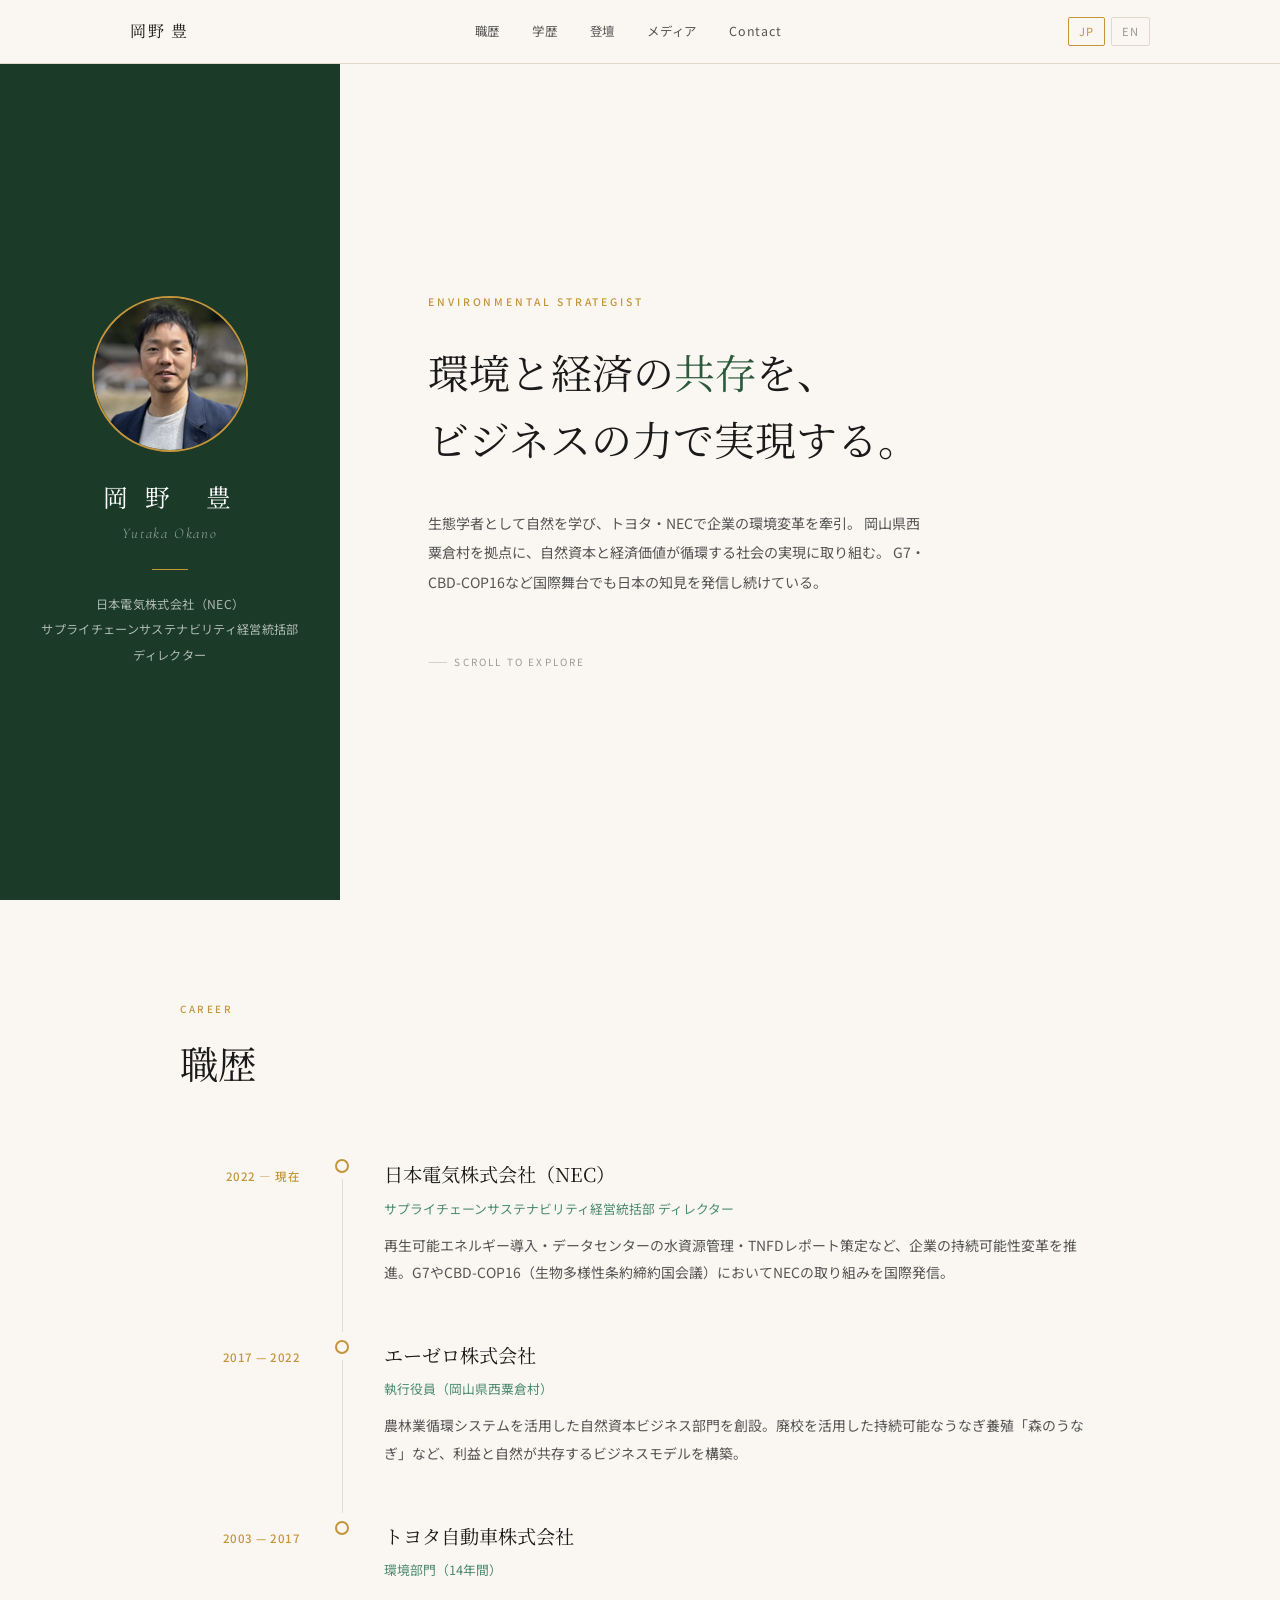
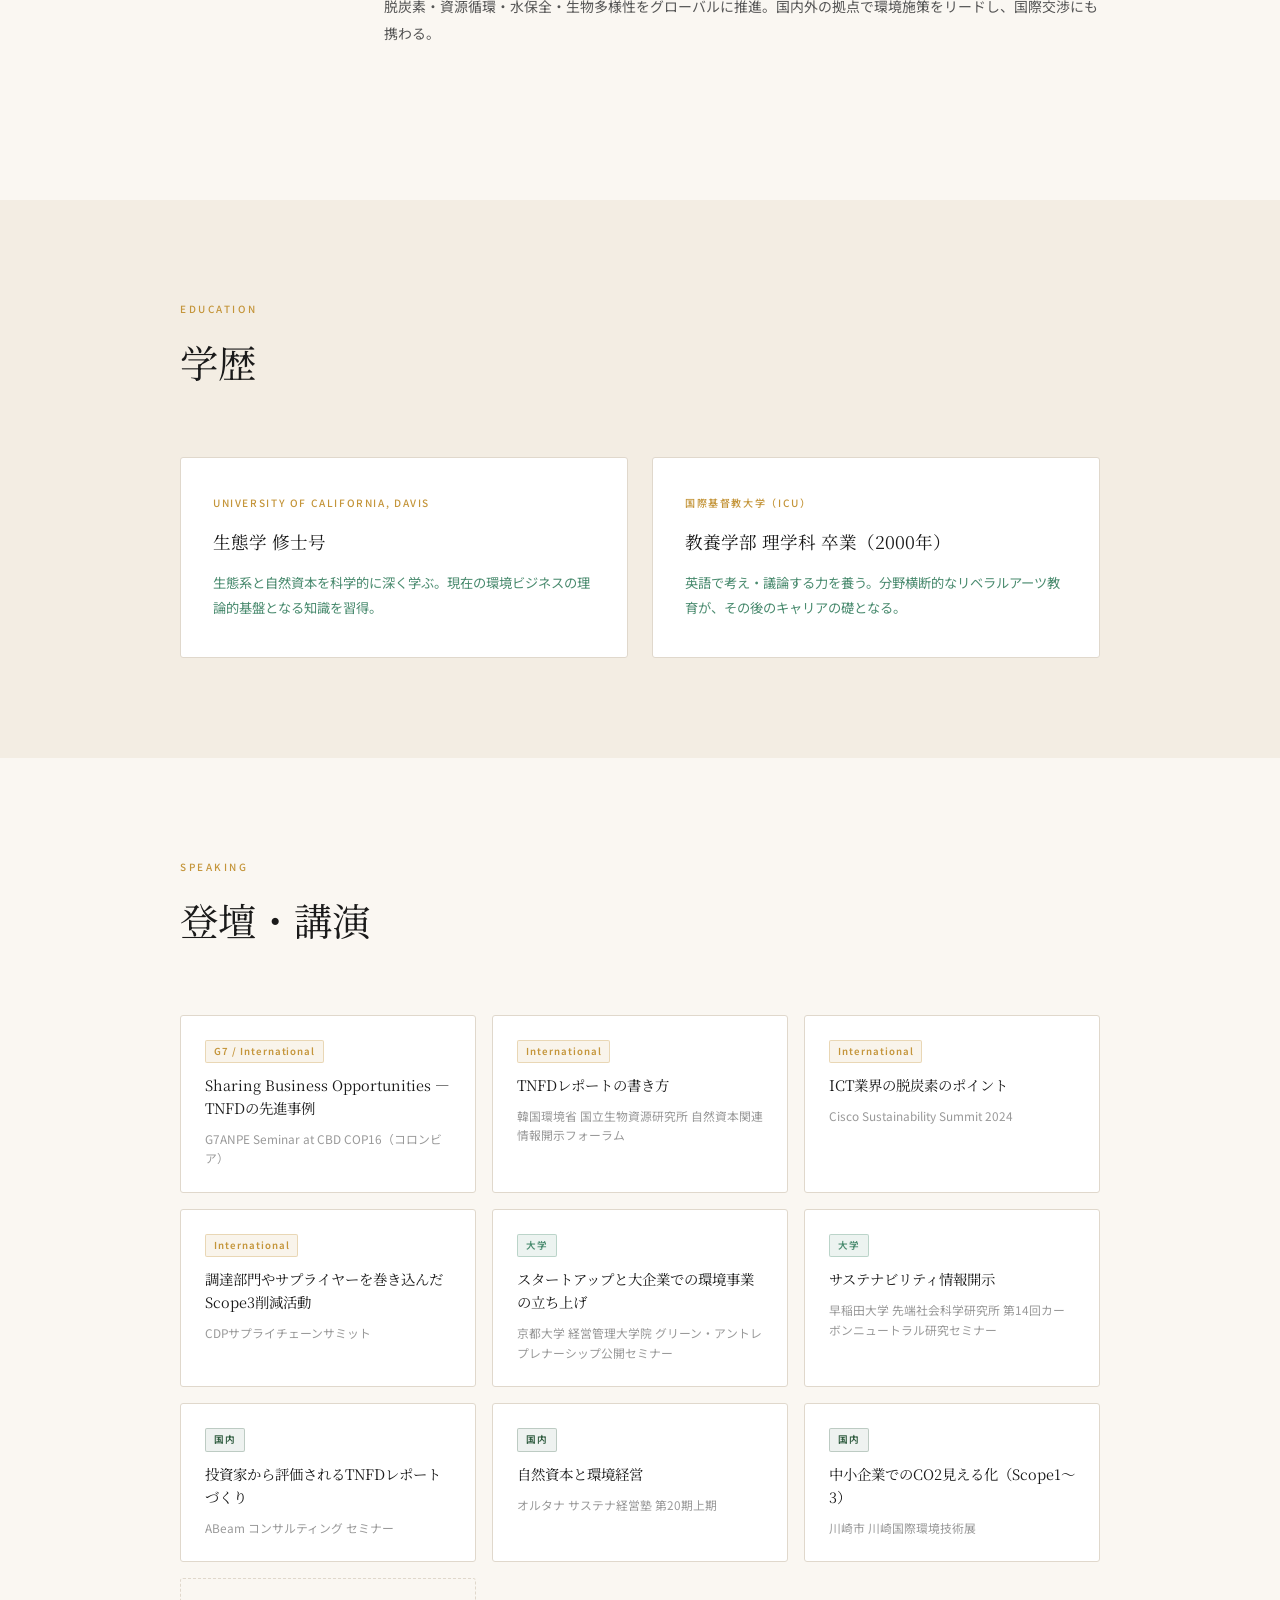
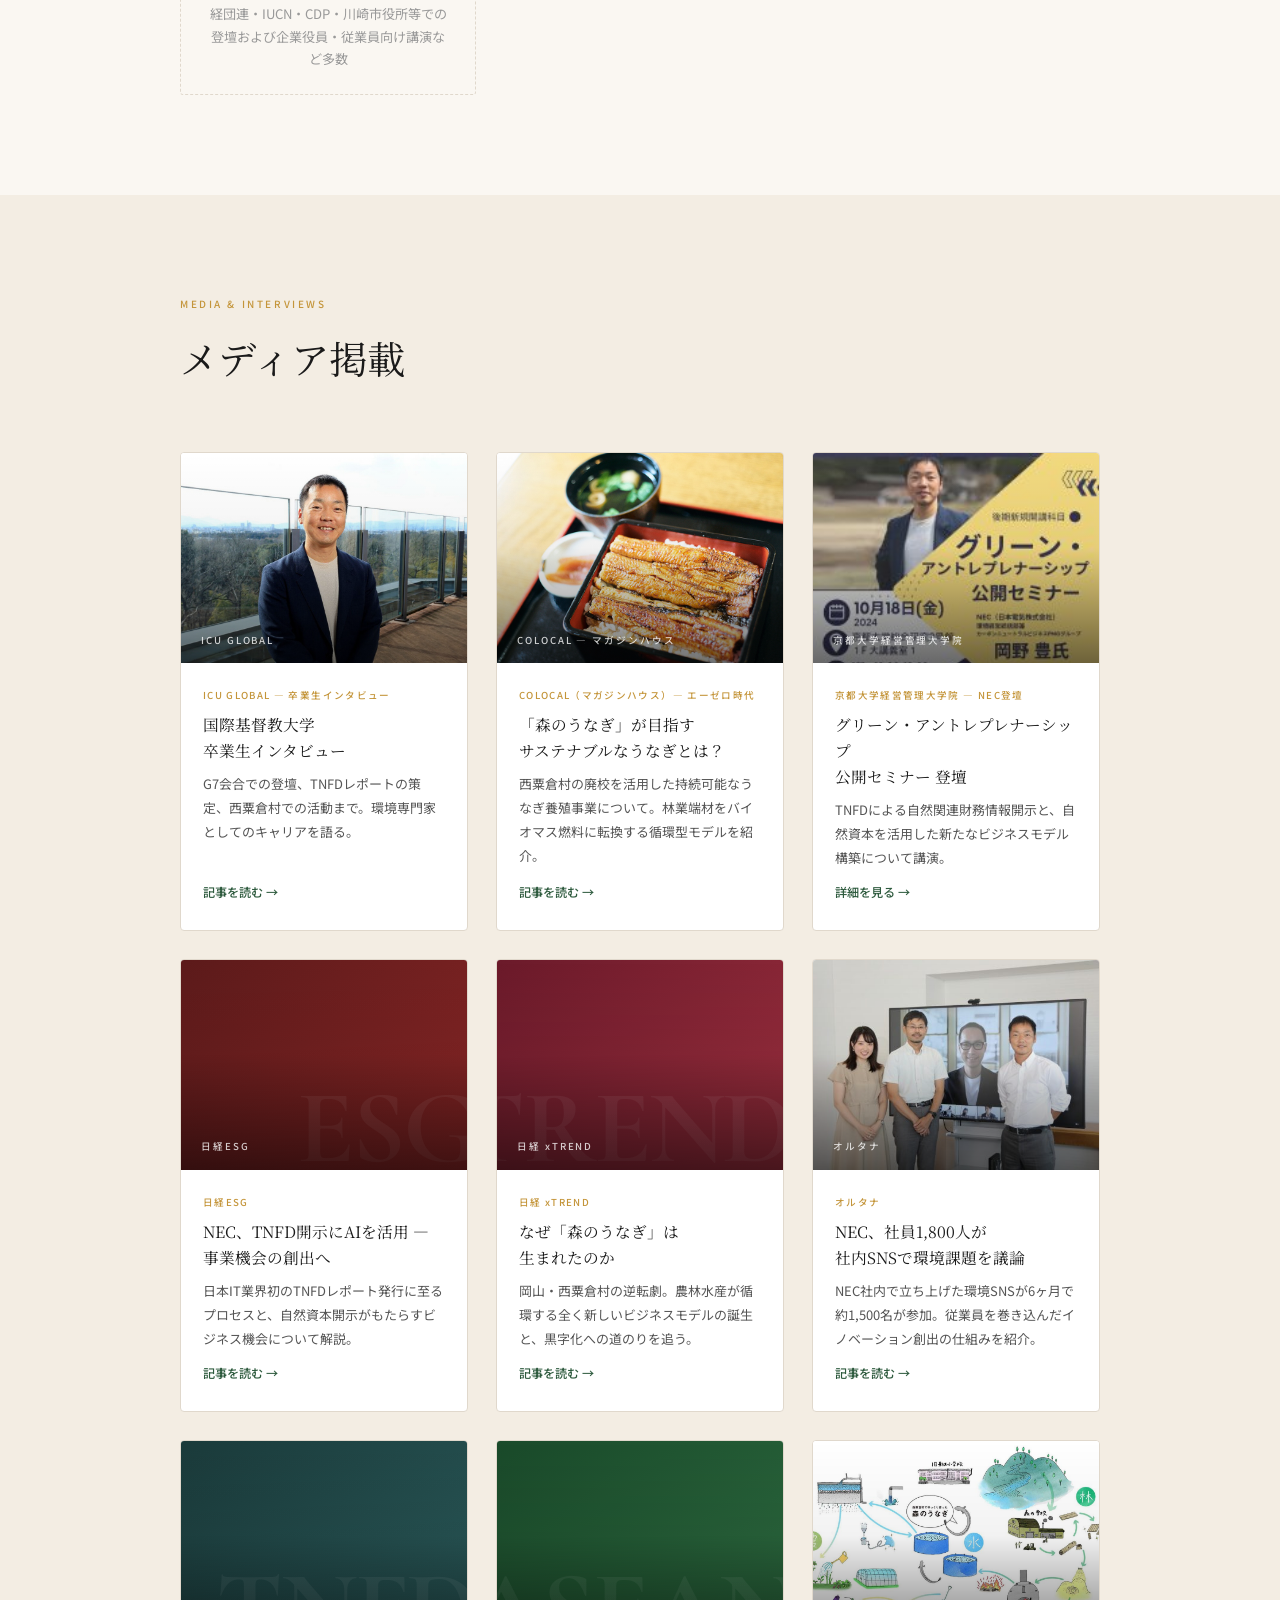
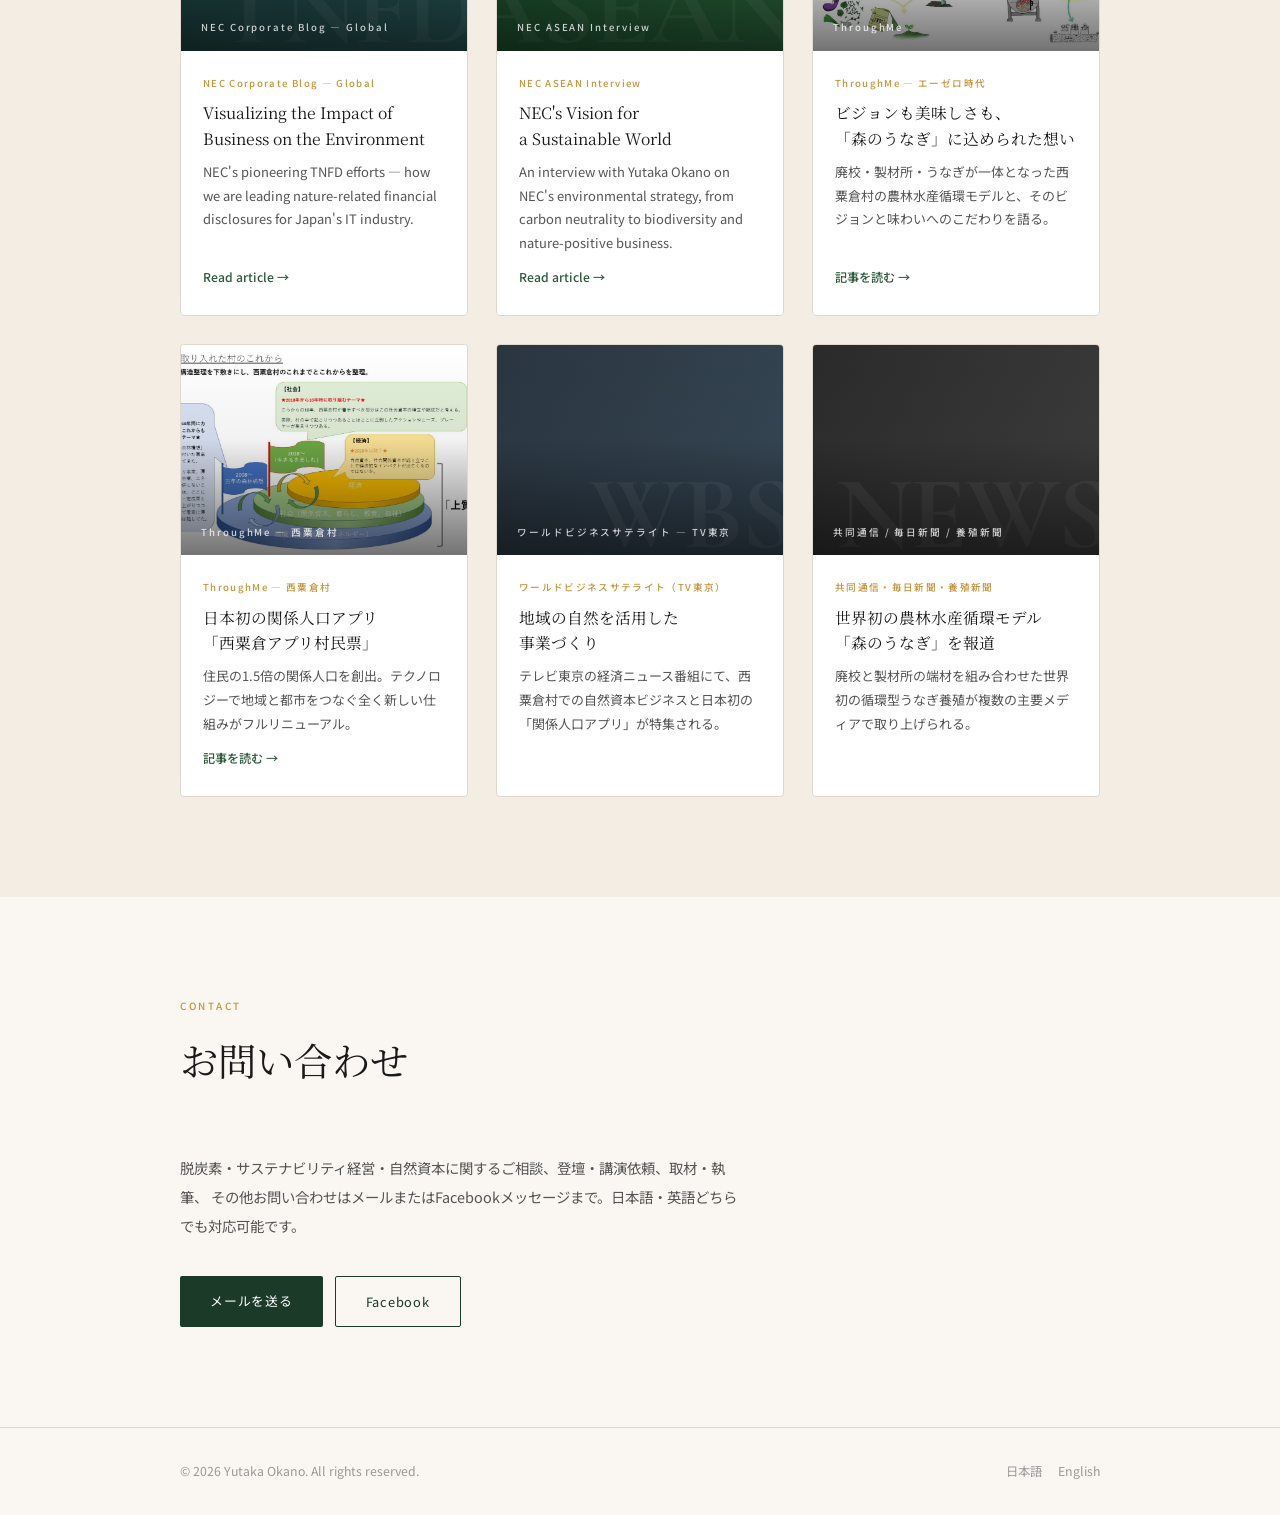
<file: index.html>
<!DOCTYPE html>
<html lang="ja">
<head>
  <meta charset="UTF-8" />
  <meta name="viewport" content="width=device-width, initial-scale=1.0" />
  <title>岡野 豊 | Environmental Strategist</title>
  <meta name="description" content="岡野豊 — NECシニアプロフェッショナル。環境と経済の共存をビジネスの力で実現する。" />
  <link rel="stylesheet" href="css/style.css" />
  <link rel="preconnect" href="https://fonts.googleapis.com" />
  <link rel="preconnect" href="https://fonts.gstatic.com" crossorigin />
  <link href="https://fonts.googleapis.com/css2?family=Cormorant+Garamond:ital,wght@0,300;0,400;0,500;1,300;1,400&family=Noto+Serif+JP:wght@300;400;500&family=Noto+Sans+JP:wght@300;400&display=swap" rel="stylesheet" />
</head>
<body>

  <nav id="navbar">
    <div class="nav-inner">
      <a href="index.html" class="nav-logo">岡野 豊</a>
      <div class="nav-links">
        <a href="#career">職歴</a>
        <a href="#education">学歴</a>
        <a href="#talks">登壇</a>
        <a href="#media">メディア</a>
        <a href="#contact">Contact</a>
      </div>
      <div class="lang-switch">
        <a href="index.html" class="current">JP</a>
        <a href="en/index.html">EN</a>
      </div>
    </div>
  </nav>

  <!-- HERO -->
  <section id="hero">
    <div class="hero-sidebar">
      <div class="hero-photo">
        <img src="images/profile.png" alt="岡野 豊" />
      </div>
      <h1 class="hero-name">岡 野　豊</h1>
      <p class="hero-name-en">Yutaka Okano</p>
      <div class="hero-rule"></div>
      <p class="hero-position">
        日本電気株式会社（NEC）<br />
        サプライチェーンサステナビリティ経営統括部<br />
        ディレクター
      </p>
    </div>
    <div class="hero-main">
      <p class="hero-label">ENVIRONMENTAL STRATEGIST</p>
      <h2 class="hero-headline">
        環境と経済の<span class="hero-accent">共存</span>を、<br />
        ビジネスの力で実現する。
      </h2>
      <p class="hero-bio">
        生態学者として自然を学び、トヨタ・NECで企業の環境変革を牽引。
        岡山県西粟倉村を拠点に、自然資本と経済価値が循環する社会の実現に取り組む。
        G7・CBD-COP16など国際舞台でも日本の知見を発信し続けている。
      </p>
      <p class="hero-scroll">—— SCROLL TO EXPLORE</p>
    </div>
  </section>

  <!-- CAREER -->
  <section id="career">
    <div class="container">
      <p class="section-label">CAREER</p>
      <h2 class="section-title">職歴</h2>
      <div class="timeline">

        <div class="timeline-item">
          <div class="tl-left"><span class="tl-year">2022 — 現在</span></div>
          <div class="tl-dot-wrap">
            <div class="tl-dot"></div>
            <div class="tl-line"></div>
          </div>
          <div class="tl-body">
            <h3 class="tl-company">日本電気株式会社（NEC）</h3>
            <p class="tl-role">サプライチェーンサステナビリティ経営統括部 ディレクター</p>
            <p class="tl-desc">再生可能エネルギー導入・データセンターの水資源管理・TNFDレポート策定など、企業の持続可能性変革を推進。G7やCBD-COP16（生物多様性条約締約国会議）においてNECの取り組みを国際発信。</p>
          </div>
        </div>

        <div class="timeline-item">
          <div class="tl-left"><span class="tl-year">2017 — 2022</span></div>
          <div class="tl-dot-wrap">
            <div class="tl-dot"></div>
            <div class="tl-line"></div>
          </div>
          <div class="tl-body">
            <h3 class="tl-company">エーゼロ株式会社</h3>
            <p class="tl-role">執行役員（岡山県西粟倉村）</p>
            <p class="tl-desc">農林業循環システムを活用した自然資本ビジネス部門を創設。廃校を活用した持続可能なうなぎ養殖「森のうなぎ」など、利益と自然が共存するビジネスモデルを構築。</p>
          </div>
        </div>

        <div class="timeline-item">
          <div class="tl-left"><span class="tl-year">2003 — 2017</span></div>
          <div class="tl-dot-wrap">
            <div class="tl-dot"></div>
          </div>
          <div class="tl-body">
            <h3 class="tl-company">トヨタ自動車株式会社</h3>
            <p class="tl-role">環境部門（14年間）</p>
            <p class="tl-desc">脱炭素・資源循環・水保全・生物多様性をグローバルに推進。国内外の拠点で環境施策をリードし、国際交渉にも携わる。</p>
          </div>
        </div>

      </div>
    </div>
  </section>

  <!-- EDUCATION -->
  <section id="education" class="section-alt">
    <div class="container">
      <p class="section-label">EDUCATION</p>
      <h2 class="section-title">学歴</h2>
      <div class="edu-grid">
        <div class="edu-card">
          <p class="edu-school">UNIVERSITY OF CALIFORNIA, DAVIS</p>
          <h3 class="edu-degree">生態学 修士号</h3>
          <p class="edu-desc">生態系と自然資本を科学的に深く学ぶ。現在の環境ビジネスの理論的基盤となる知識を習得。</p>
        </div>
        <div class="edu-card">
          <p class="edu-school">国際基督教大学（ICU）</p>
          <h3 class="edu-degree">教養学部 理学科 卒業（2000年）</h3>
          <p class="edu-desc">英語で考え・議論する力を養う。分野横断的なリベラルアーツ教育が、その後のキャリアの礎となる。</p>
        </div>
      </div>
    </div>
  </section>

  <!-- TALKS -->
  <section id="talks">
    <div class="container">
      <p class="section-label">SPEAKING</p>
      <h2 class="section-title">登壇・講演</h2>
      <div class="talks-grid">

        <div class="talk-item">
          <span class="talk-tag tag-intl">G7 / International</span>
          <p class="talk-title">Sharing Business Opportunities — TNFDの先進事例</p>
          <p class="talk-venue">G7ANPE Seminar at CBD COP16（コロンビア）</p>
        </div>

        <div class="talk-item">
          <span class="talk-tag tag-intl">International</span>
          <p class="talk-title">TNFDレポートの書き方</p>
          <p class="talk-venue">韓国環境省 国立生物資源研究所 自然資本関連情報開示フォーラム</p>
        </div>

        <div class="talk-item">
          <span class="talk-tag tag-intl">International</span>
          <p class="talk-title">ICT業界の脱炭素のポイント</p>
          <p class="talk-venue">Cisco Sustainability Summit 2024</p>
        </div>

        <div class="talk-item">
          <span class="talk-tag tag-intl">International</span>
          <p class="talk-title">調達部門やサプライヤーを巻き込んだScope3削減活動</p>
          <p class="talk-venue">CDPサプライチェーンサミット</p>
        </div>

        <div class="talk-item">
          <span class="talk-tag tag-univ">大学</span>
          <p class="talk-title">スタートアップと大企業での環境事業の立ち上げ</p>
          <p class="talk-venue">京都大学 経営管理大学院 グリーン・アントレプレナーシップ公開セミナー</p>
        </div>

        <div class="talk-item">
          <span class="talk-tag tag-univ">大学</span>
          <p class="talk-title">サステナビリティ情報開示</p>
          <p class="talk-venue">早稲田大学 先端社会科学研究所 第14回カーボンニュートラル研究セミナー</p>
        </div>

        <div class="talk-item">
          <span class="talk-tag tag-dom">国内</span>
          <p class="talk-title">投資家から評価されるTNFDレポートづくり</p>
          <p class="talk-venue">ABeam コンサルティング セミナー</p>
        </div>

        <div class="talk-item">
          <span class="talk-tag tag-dom">国内</span>
          <p class="talk-title">自然資本と環境経営</p>
          <p class="talk-venue">オルタナ サステナ経営塾 第20期上期</p>
        </div>

        <div class="talk-item">
          <span class="talk-tag tag-dom">国内</span>
          <p class="talk-title">中小企業でのCO2見える化（Scope1〜3）</p>
          <p class="talk-venue">川崎市 川崎国際環境技術展</p>
        </div>

        <div class="talk-more">
          <p>経団連・IUCN・CDP・川崎市役所等での登壇および企業役員・従業員向け講演など多数</p>
        </div>

      </div>
    </div>
  </section>

  <!-- MEDIA -->
  <section id="media" class="section-alt">
    <div class="container">
      <p class="section-label">MEDIA &amp; INTERVIEWS</p>
      <h2 class="section-title">メディア掲載</h2>
      <div class="media-grid">

        <a href="https://www.icu.ac.jp/globalicu/en/interviews/global-alumni/YutakaOkano.html"
           class="media-card" target="_blank" rel="noopener noreferrer">
          <div class="media-thumb thumb-photo" style="background-image:url('images/media-icu.jpg');background-position:center top;">
            <span class="thumb-outlet">ICU GLOBAL</span>
          </div>
          <div class="media-card-body">
            <p class="media-label">ICU GLOBAL — 卒業生インタビュー</p>
            <h2 class="media-title">国際基督教大学<br />卒業生インタビュー</h2>
            <p class="media-desc">G7会合での登壇、TNFDレポートの策定、西粟倉村での活動まで。環境専門家としてのキャリアを語る。</p>
            <span class="media-read">記事を読む →</span>
          </div>
        </a>

        <a href="https://colocal.jp/topics/think-japan/laboratory/20181208_119742.html"
           class="media-card" target="_blank" rel="noopener noreferrer">
          <div class="media-thumb thumb-photo" style="background-image:url('images/media-colocal.jpg');">
            <span class="thumb-outlet">COLOCAL — マガジンハウス</span>
          </div>
          <div class="media-card-body">
            <p class="media-label">COLOCAL（マガジンハウス）— エーゼロ時代</p>
            <h2 class="media-title">「森のうなぎ」が目指す<br />サステナブルなうなぎとは？</h2>
            <p class="media-desc">西粟倉村の廃校を活用した持続可能なうなぎ養殖事業について。林業端材をバイオマス燃料に転換する循環型モデルを紹介。</p>
            <span class="media-read">記事を読む →</span>
          </div>
        </a>

        <a href="https://www.gsm.kyoto-u.ac.jp/event/55279/"
           class="media-card" target="_blank" rel="noopener noreferrer">
          <div class="media-thumb thumb-photo" style="background-image:url('images/media-kyoto.jpg');background-position:center top;">
            <span class="thumb-outlet">京都大学経営管理大学院</span>
          </div>
          <div class="media-card-body">
            <p class="media-label">京都大学経営管理大学院 — NEC登壇</p>
            <h2 class="media-title">グリーン・アントレプレナーシップ<br />公開セミナー 登壇</h2>
            <p class="media-desc">TNFDによる自然関連財務情報開示と、自然資本を活用した新たなビジネスモデル構築について講演。</p>
            <span class="media-read">詳細を見る →</span>
          </div>
        </a>

        <a href="https://project.nikkeibp.co.jp/ESG/atcl/column/00005/070100518/"
           class="media-card" target="_blank" rel="noopener noreferrer">
          <div class="media-thumb thumb-red">
            <span class="thumb-bg">ESG</span>
            <span class="thumb-outlet">日経ESG</span>
          </div>
          <div class="media-card-body">
            <p class="media-label">日経ESG</p>
            <h2 class="media-title">NEC、TNFD開示にAIを活用 —<br />事業機会の創出へ</h2>
            <p class="media-desc">日本IT業界初のTNFDレポート発行に至るプロセスと、自然資本開示がもたらすビジネス機会について解説。</p>
            <span class="media-read">記事を読む →</span>
          </div>
        </a>

        <a href="https://xtrend.nikkei.com/atcl/contents/18/00643/00003/"
           class="media-card" target="_blank" rel="noopener noreferrer">
          <div class="media-thumb thumb-crimson">
            <span class="thumb-bg">TREND</span>
            <span class="thumb-outlet">日経 xTREND</span>
          </div>
          <div class="media-card-body">
            <p class="media-label">日経 xTREND</p>
            <h2 class="media-title">なぜ「森のうなぎ」は<br />生まれたのか</h2>
            <p class="media-desc">岡山・西粟倉村の逆転劇。農林水産が循環する全く新しいビジネスモデルの誕生と、黒字化への道のりを追う。</p>
            <span class="media-read">記事を読む →</span>
          </div>
        </a>

        <a href="https://www.alterna.co.jp/128084/"
           class="media-card" target="_blank" rel="noopener noreferrer">
          <div class="media-thumb thumb-photo" style="background-image:url('images/media-alterna.jpg');">
            <span class="thumb-outlet">オルタナ</span>
          </div>
          <div class="media-card-body">
            <p class="media-label">オルタナ</p>
            <h2 class="media-title">NEC、社員1,800人が<br />社内SNSで環境課題を議論</h2>
            <p class="media-desc">NEC社内で立ち上げた環境SNSが6ヶ月で約1,500名が参加。従業員を巻き込んだイノベーション創出の仕組みを紹介。</p>
            <span class="media-read">記事を読む →</span>
          </div>
        </a>

        <a href="https://www.nec.com/en/global/corporateblog/202506/02.html"
           class="media-card" target="_blank" rel="noopener noreferrer">
          <div class="media-thumb thumb-teal">
            <span class="thumb-bg">TNFD</span>
            <span class="thumb-outlet">NEC Corporate Blog — Global</span>
          </div>
          <div class="media-card-body">
            <p class="media-label">NEC Corporate Blog — Global</p>
            <h2 class="media-title">Visualizing the Impact of<br />Business on the Environment</h2>
            <p class="media-desc">NEC's pioneering TNFD efforts — how we are leading nature-related financial disclosures for Japan's IT industry.</p>
            <span class="media-read">Read article →</span>
          </div>
        </a>

        <a href="https://asean.nec.com/en_AA/sustainability/202311.html"
           class="media-card" target="_blank" rel="noopener noreferrer">
          <div class="media-thumb thumb-emerald">
            <span class="thumb-bg">ASEAN</span>
            <span class="thumb-outlet">NEC ASEAN Interview</span>
          </div>
          <div class="media-card-body">
            <p class="media-label">NEC ASEAN Interview</p>
            <h2 class="media-title">NEC's Vision for<br />a Sustainable World</h2>
            <p class="media-desc">An interview with Yutaka Okano on NEC's environmental strategy, from carbon neutrality to biodiversity and nature-positive business.</p>
            <span class="media-read">Read article →</span>
          </div>
        </a>

        <a href="https://throughme.jp/meguru_morinounagi/"
           class="media-card" target="_blank" rel="noopener noreferrer">
          <div class="media-thumb thumb-photo" style="background-image:url('images/media-throughme-unagi.jpg');">
            <span class="thumb-outlet">ThroughMe</span>
          </div>
          <div class="media-card-body">
            <p class="media-label">ThroughMe — エーゼロ時代</p>
            <h2 class="media-title">ビジョンも美味しさも、<br />「森のうなぎ」に込められた想い</h2>
            <p class="media-desc">廃校・製材所・うなぎが一体となった西粟倉村の農林水産循環モデルと、そのビジョンと味わいへのこだわりを語る。</p>
            <span class="media-read">記事を読む →</span>
          </div>
        </a>

        <a href="https://throughme.jp/deau_nishiawakura_appsonminhyou/"
           class="media-card" target="_blank" rel="noopener noreferrer">
          <div class="media-thumb thumb-photo" style="background-image:url('images/media-throughme-app.jpg');">
            <span class="thumb-outlet">ThroughMe — 西粟倉村</span>
          </div>
          <div class="media-card-body">
            <p class="media-label">ThroughMe — 西粟倉村</p>
            <h2 class="media-title">日本初の関係人口アプリ<br />「西粟倉アプリ村民票」</h2>
            <p class="media-desc">住民の1.5倍の関係人口を創出。テクノロジーで地域と都市をつなぐ全く新しい仕組みがフルリニューアル。</p>
            <span class="media-read">記事を読む →</span>
          </div>
        </a>

        <div class="media-card">
          <div class="media-thumb thumb-slate">
            <span class="thumb-bg">WBS</span>
            <span class="thumb-outlet">ワールドビジネスサテライト — TV東京</span>
          </div>
          <div class="media-card-body">
            <p class="media-label">ワールドビジネスサテライト（TV東京）</p>
            <h2 class="media-title">地域の自然を活用した<br />事業づくり</h2>
            <p class="media-desc">テレビ東京の経済ニュース番組にて、西粟倉村での自然資本ビジネスと日本初の「関係人口アプリ」が特集される。</p>
          </div>
        </div>

        <div class="media-card">
          <div class="media-thumb thumb-iron">
            <span class="thumb-bg">NEWS</span>
            <span class="thumb-outlet">共同通信 / 毎日新聞 / 養殖新聞</span>
          </div>
          <div class="media-card-body">
            <p class="media-label">共同通信・毎日新聞・養殖新聞</p>
            <h2 class="media-title">世界初の農林水産循環モデル<br />「森のうなぎ」を報道</h2>
            <p class="media-desc">廃校と製材所の端材を組み合わせた世界初の循環型うなぎ養殖が複数の主要メディアで取り上げられる。</p>
          </div>
        </div>

      </div>
    </div>
  </section>

  <!-- CONTACT -->
  <section id="contact">
    <div class="container">
      <p class="section-label">CONTACT</p>
      <h2 class="section-title">お問い合わせ</h2>
      <p class="contact-text">
        脱炭素・サステナビリティ経営・自然資本に関するご相談、登壇・講演依頼、取材・執筆、
        その他お問い合わせはメールまたはFacebookメッセージまで。日本語・英語どちらでも対応可能です。
      </p>
      <div class="contact-links">
        <a href="mailto:yutakaokano1977@gmail.com" class="btn-primary">メールを送る</a>
        <a href="https://www.facebook.com/yutaka.okano.94" target="_blank" rel="noopener" class="btn-outline">Facebook</a>
      </div>
    </div>
  </section>

  <footer>
    <div class="footer-inner">
      <p>&copy; 2026 Yutaka Okano. All rights reserved.</p>
      <div class="footer-links">
        <a href="index.html">日本語</a>
        <a href="en/index.html">English</a>
      </div>
    </div>
  </footer>

  <script src="js/main.js"></script>
</body>
</html>
</file>
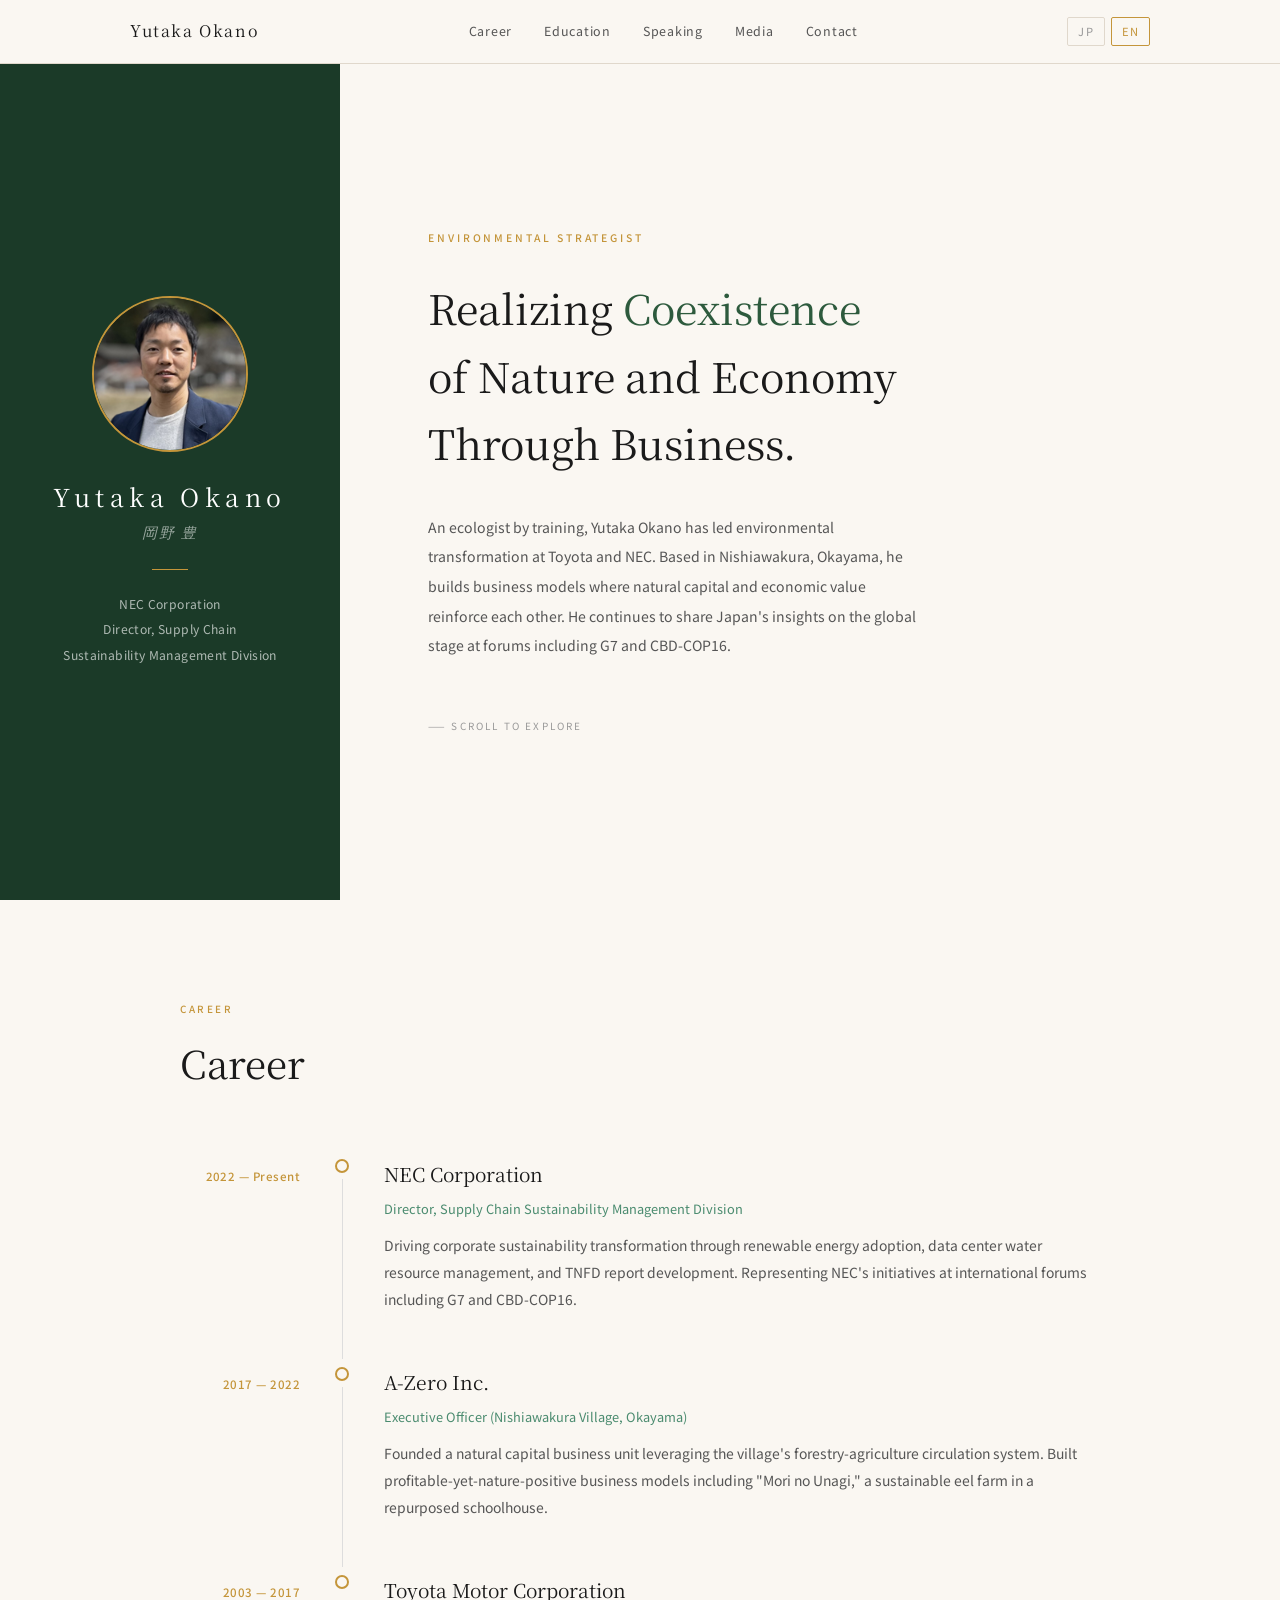
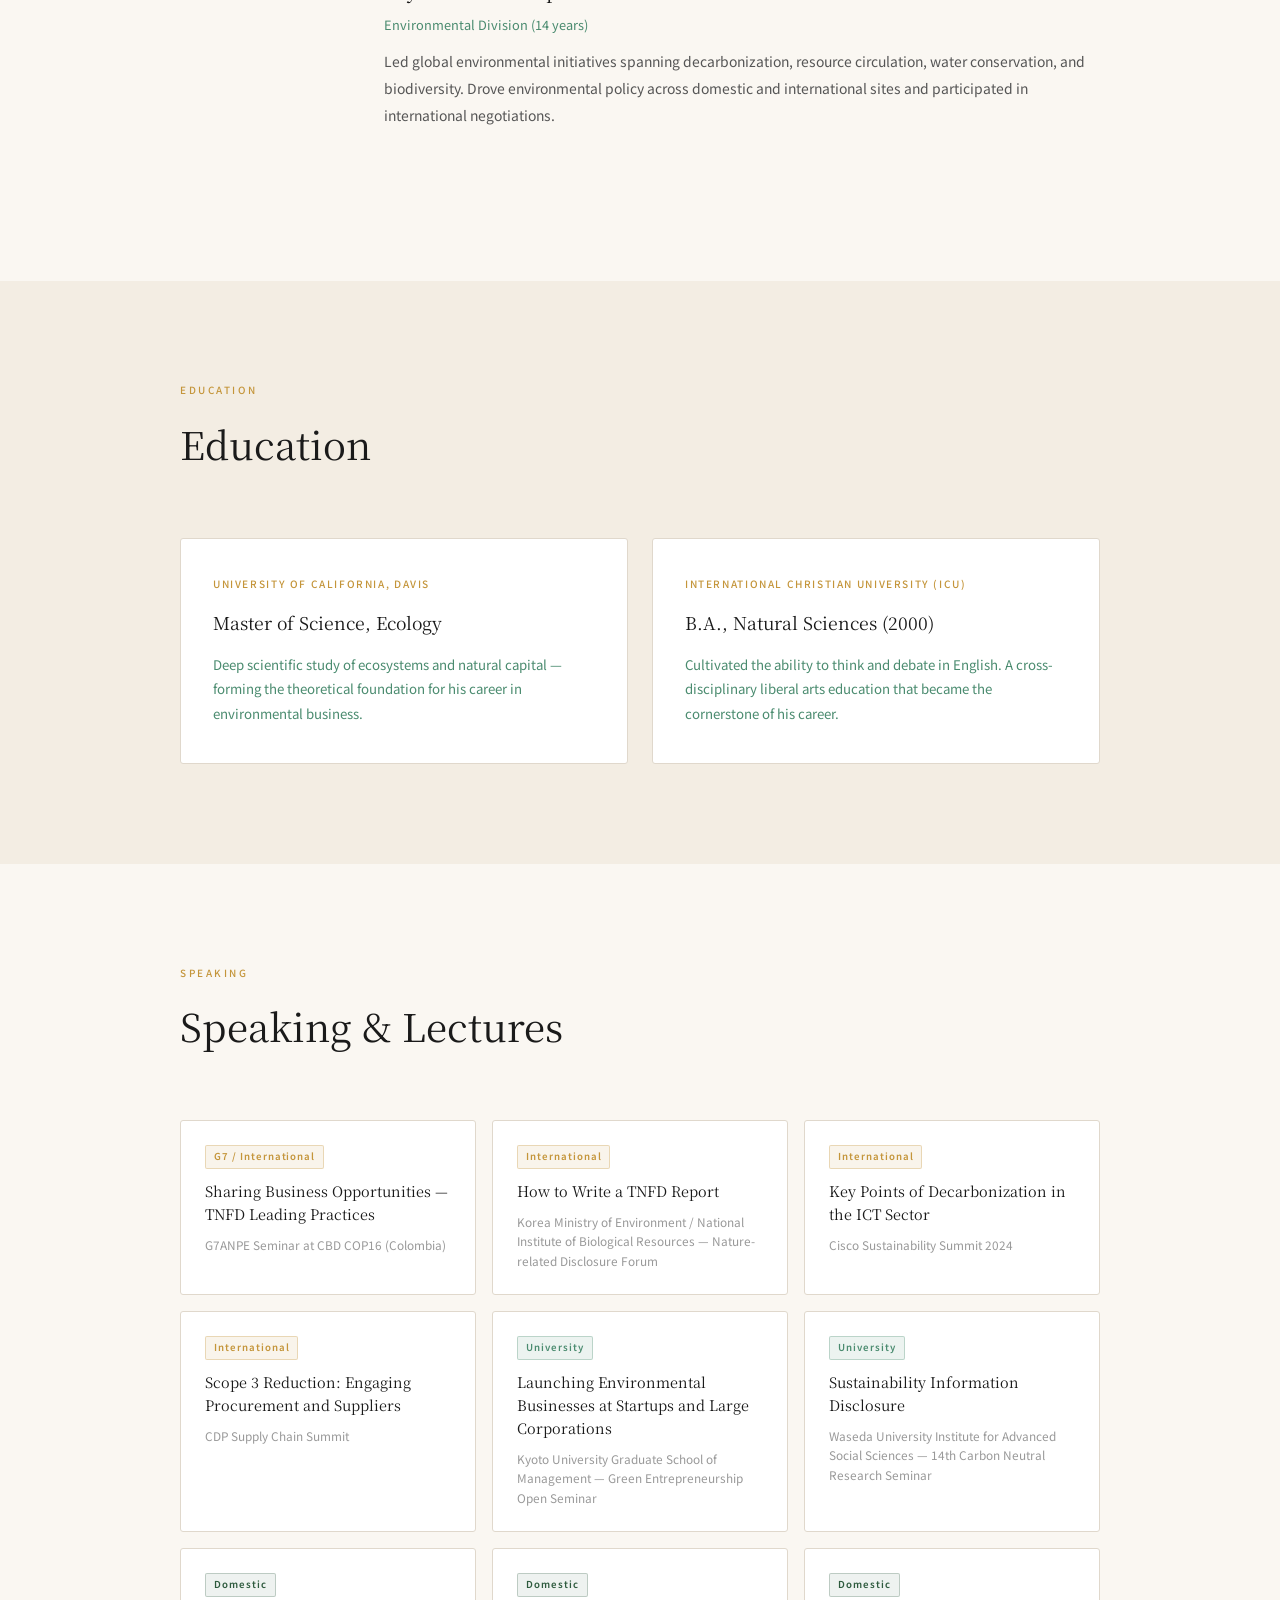
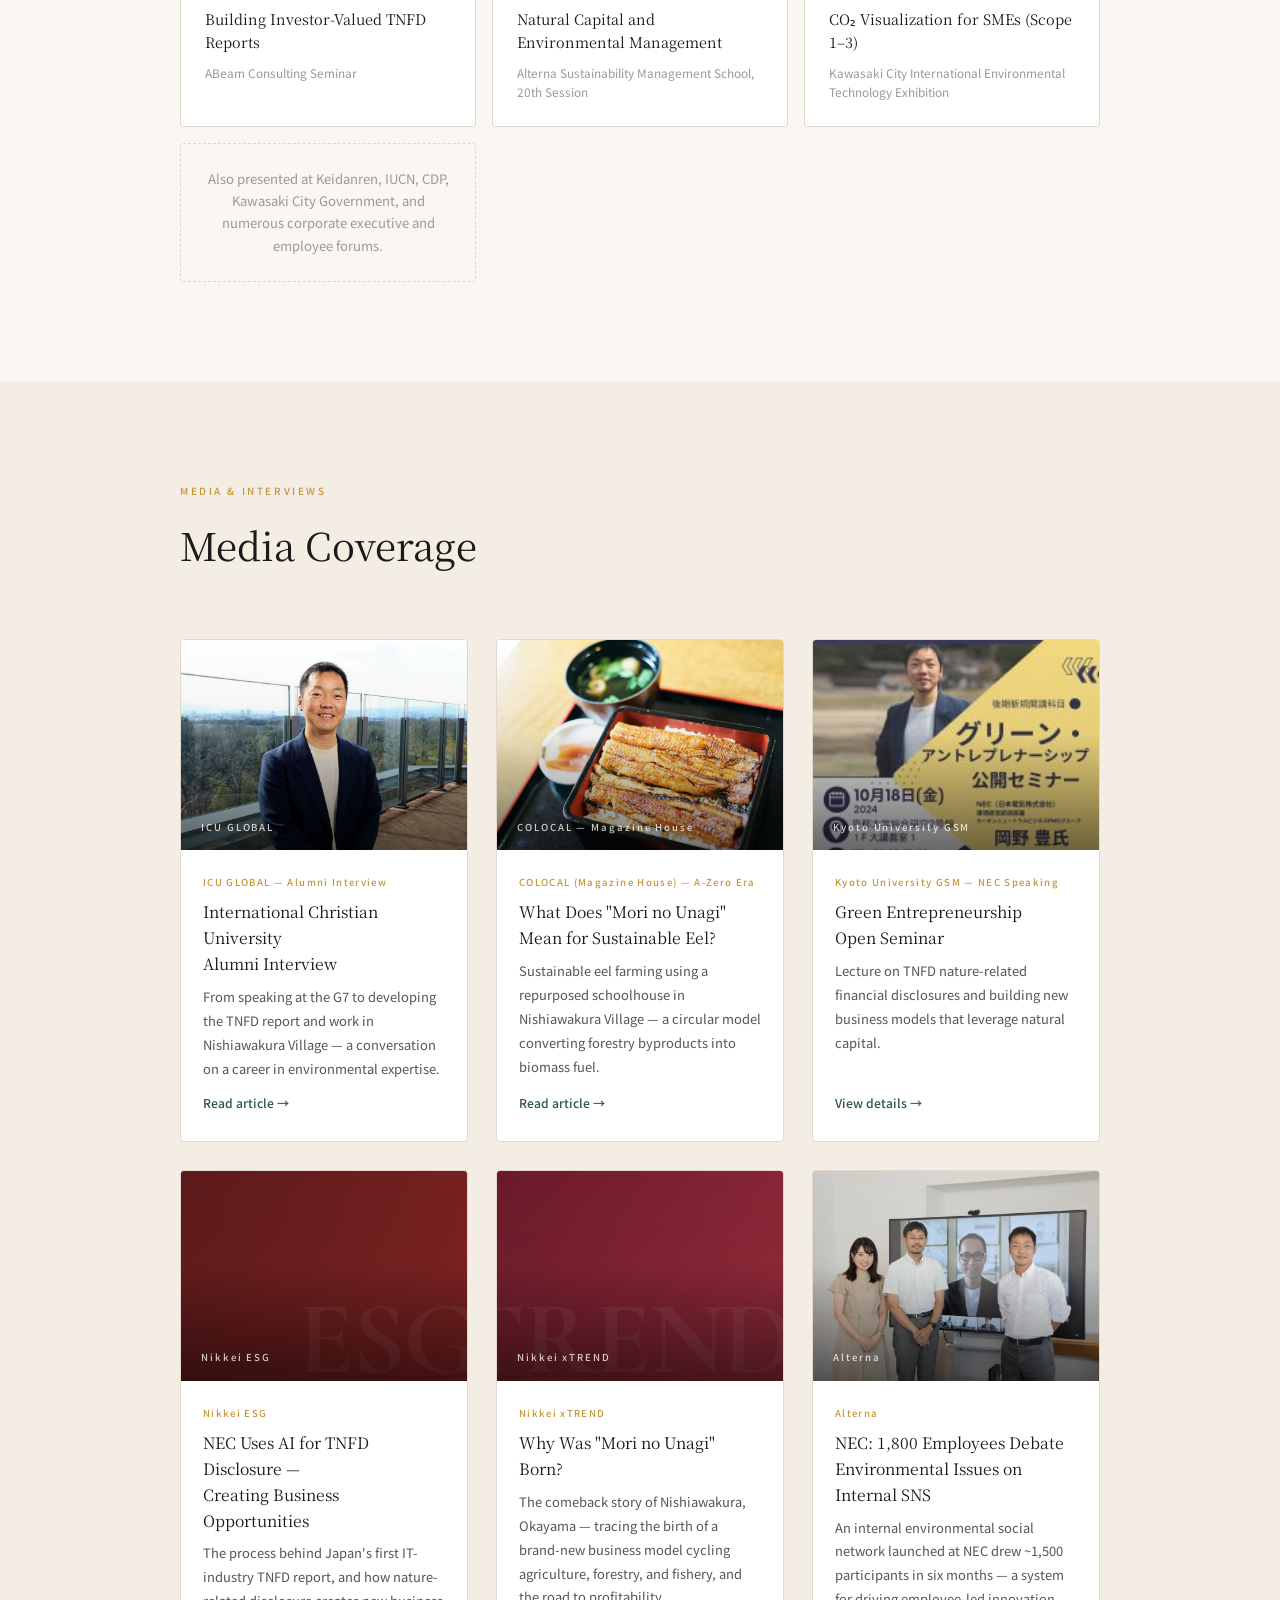
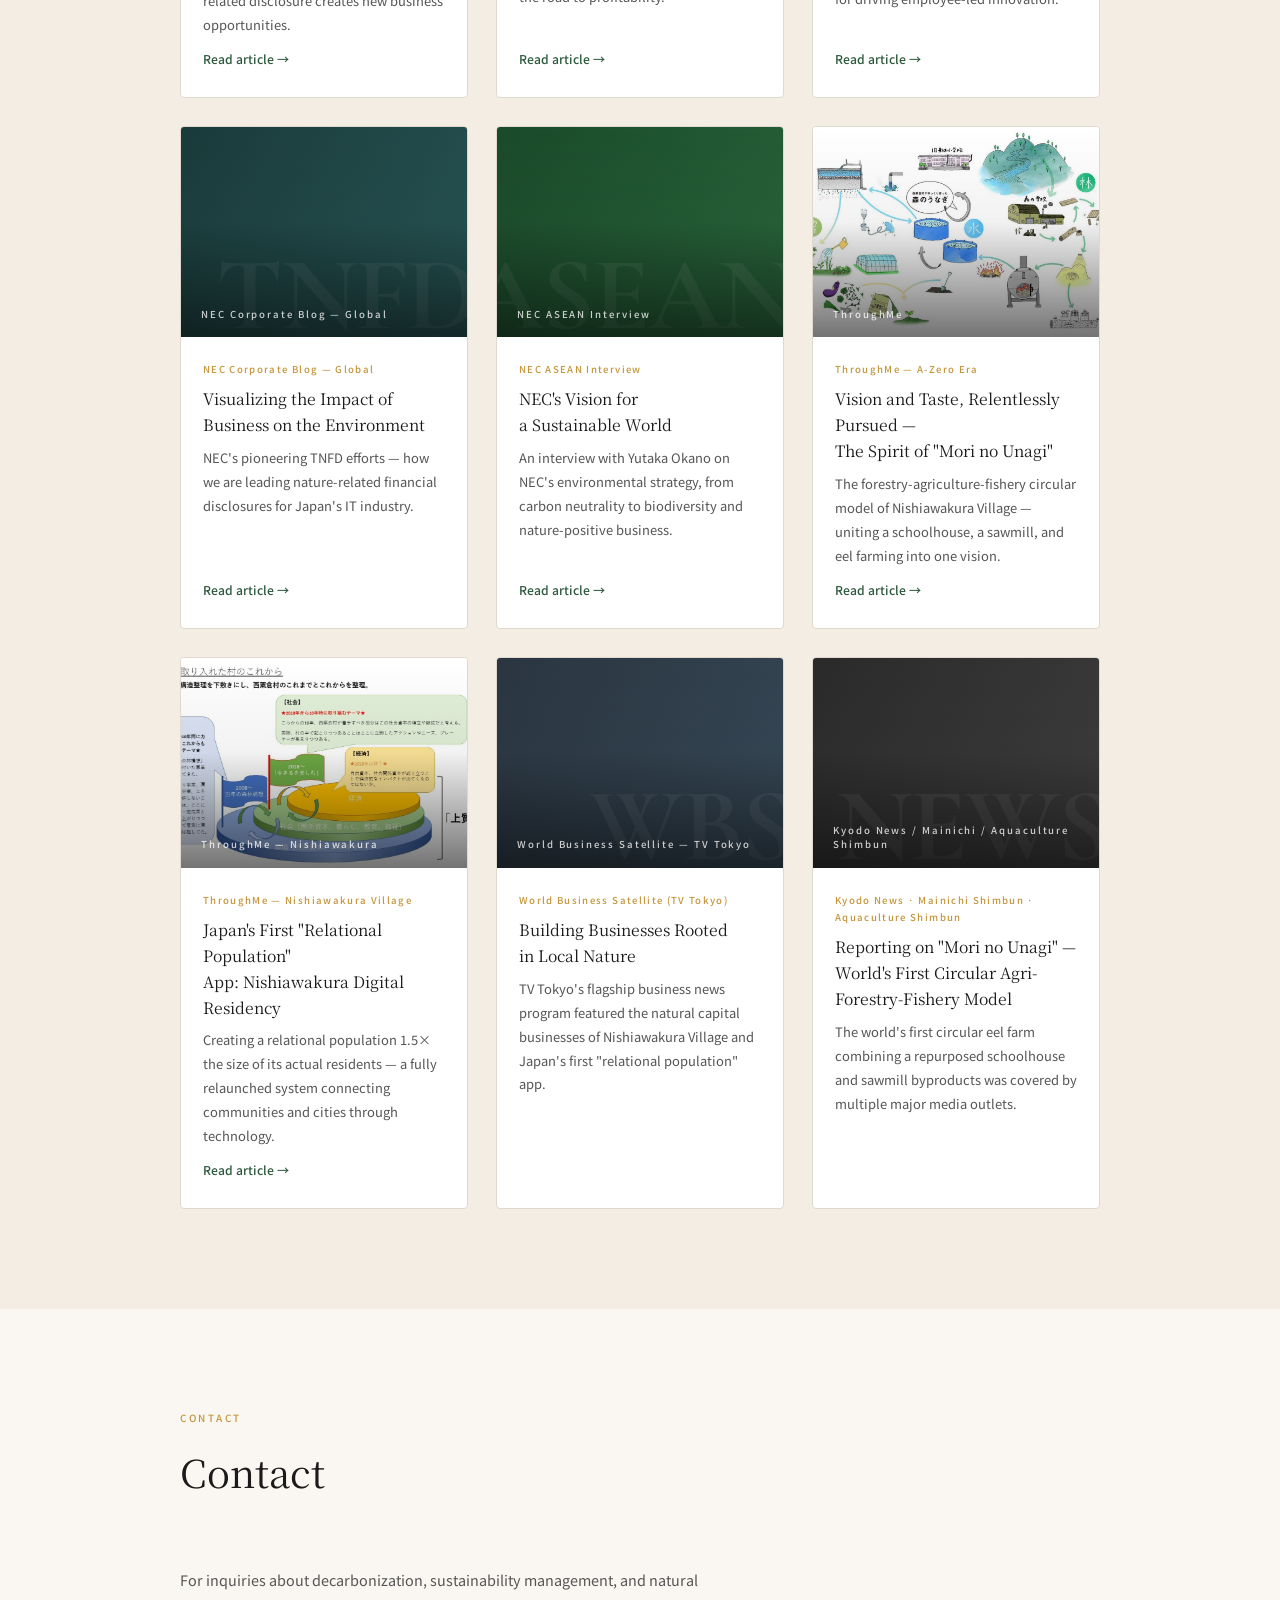
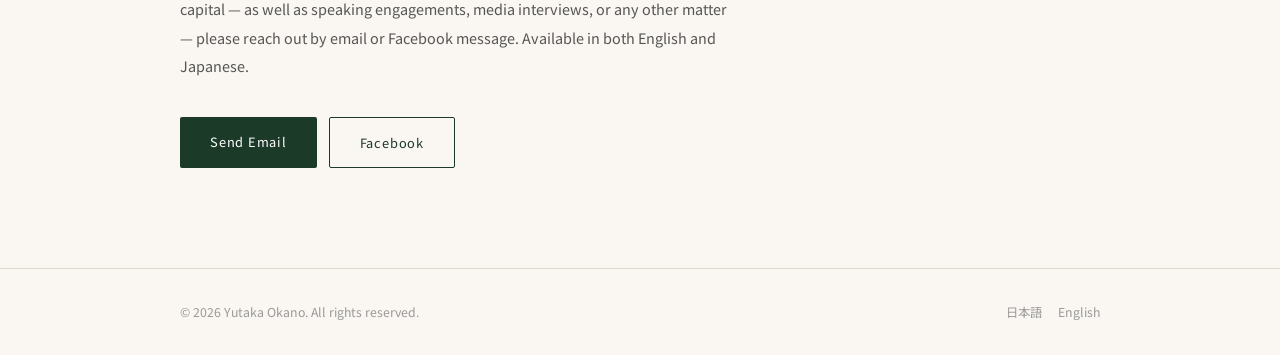
<file: en/index.html>
<!DOCTYPE html>
<html lang="en">
<head>
  <meta charset="UTF-8" />
  <meta name="viewport" content="width=device-width, initial-scale=1.0" />
  <title>Yutaka Okano | Environmental Strategist</title>
  <meta name="description" content="Yutaka Okano — Director at NEC. Realizing coexistence of nature and economy through business." />
  <link rel="stylesheet" href="../css/style.css" />
  <link rel="preconnect" href="https://fonts.googleapis.com" />
  <link rel="preconnect" href="https://fonts.gstatic.com" crossorigin />
  <link href="https://fonts.googleapis.com/css2?family=Cormorant+Garamond:ital,wght@0,300;0,400;0,500;1,300;1,400&family=Noto+Serif+JP:wght@300;400;500&family=Noto+Sans+JP:wght@300;400&display=swap" rel="stylesheet" />
</head>
<body>

  <nav id="navbar">
    <div class="nav-inner">
      <a href="index.html" class="nav-logo">Yutaka Okano</a>
      <div class="nav-links">
        <a href="#career">Career</a>
        <a href="#education">Education</a>
        <a href="#talks">Speaking</a>
        <a href="#media">Media</a>
        <a href="#contact">Contact</a>
      </div>
      <div class="lang-switch">
        <a href="../index.html">JP</a>
        <a href="index.html" class="current">EN</a>
      </div>
    </div>
  </nav>

  <!-- HERO -->
  <section id="hero">
    <div class="hero-sidebar">
      <div class="hero-photo">
        <img src="../images/profile.png" alt="Yutaka Okano" />
      </div>
      <h1 class="hero-name">Yutaka Okano</h1>
      <p class="hero-name-en">岡野 豊</p>
      <div class="hero-rule"></div>
      <p class="hero-position">
        NEC Corporation<br />
        Director, Supply Chain<br />
        Sustainability Management Division
      </p>
    </div>
    <div class="hero-main">
      <p class="hero-label">ENVIRONMENTAL STRATEGIST</p>
      <h2 class="hero-headline">
        Realizing <span class="hero-accent">Coexistence</span><br />
        of Nature and Economy<br />
        Through Business.
      </h2>
      <p class="hero-bio">
        An ecologist by training, Yutaka Okano has led environmental transformation at Toyota and NEC. Based in Nishiawakura, Okayama, he builds business models where natural capital and economic value reinforce each other. He continues to share Japan's insights on the global stage at forums including G7 and CBD-COP16.
      </p>
      <p class="hero-scroll">—— SCROLL TO EXPLORE</p>
    </div>
  </section>

  <!-- CAREER -->
  <section id="career">
    <div class="container">
      <p class="section-label">CAREER</p>
      <h2 class="section-title">Career</h2>
      <div class="timeline">

        <div class="timeline-item">
          <div class="tl-left"><span class="tl-year">2022 — Present</span></div>
          <div class="tl-dot-wrap">
            <div class="tl-dot"></div>
            <div class="tl-line"></div>
          </div>
          <div class="tl-body">
            <h3 class="tl-company">NEC Corporation</h3>
            <p class="tl-role">Director, Supply Chain Sustainability Management Division</p>
            <p class="tl-desc">Driving corporate sustainability transformation through renewable energy adoption, data center water resource management, and TNFD report development. Representing NEC's initiatives at international forums including G7 and CBD-COP16.</p>
          </div>
        </div>

        <div class="timeline-item">
          <div class="tl-left"><span class="tl-year">2017 — 2022</span></div>
          <div class="tl-dot-wrap">
            <div class="tl-dot"></div>
            <div class="tl-line"></div>
          </div>
          <div class="tl-body">
            <h3 class="tl-company">A-Zero Inc.</h3>
            <p class="tl-role">Executive Officer (Nishiawakura Village, Okayama)</p>
            <p class="tl-desc">Founded a natural capital business unit leveraging the village's forestry-agriculture circulation system. Built profitable-yet-nature-positive business models including "Mori no Unagi," a sustainable eel farm in a repurposed schoolhouse.</p>
          </div>
        </div>

        <div class="timeline-item">
          <div class="tl-left"><span class="tl-year">2003 — 2017</span></div>
          <div class="tl-dot-wrap">
            <div class="tl-dot"></div>
          </div>
          <div class="tl-body">
            <h3 class="tl-company">Toyota Motor Corporation</h3>
            <p class="tl-role">Environmental Division (14 years)</p>
            <p class="tl-desc">Led global environmental initiatives spanning decarbonization, resource circulation, water conservation, and biodiversity. Drove environmental policy across domestic and international sites and participated in international negotiations.</p>
          </div>
        </div>

      </div>
    </div>
  </section>

  <!-- EDUCATION -->
  <section id="education" class="section-alt">
    <div class="container">
      <p class="section-label">EDUCATION</p>
      <h2 class="section-title">Education</h2>
      <div class="edu-grid">
        <div class="edu-card">
          <p class="edu-school">UNIVERSITY OF CALIFORNIA, DAVIS</p>
          <h3 class="edu-degree">Master of Science, Ecology</h3>
          <p class="edu-desc">Deep scientific study of ecosystems and natural capital — forming the theoretical foundation for his career in environmental business.</p>
        </div>
        <div class="edu-card">
          <p class="edu-school">INTERNATIONAL CHRISTIAN UNIVERSITY (ICU)</p>
          <h3 class="edu-degree">B.A., Natural Sciences (2000)</h3>
          <p class="edu-desc">Cultivated the ability to think and debate in English. A cross-disciplinary liberal arts education that became the cornerstone of his career.</p>
        </div>
      </div>
    </div>
  </section>

  <!-- TALKS -->
  <section id="talks">
    <div class="container">
      <p class="section-label">SPEAKING</p>
      <h2 class="section-title">Speaking &amp; Lectures</h2>
      <div class="talks-grid">

        <div class="talk-item">
          <span class="talk-tag tag-intl">G7 / International</span>
          <p class="talk-title">Sharing Business Opportunities — TNFD Leading Practices</p>
          <p class="talk-venue">G7ANPE Seminar at CBD COP16 (Colombia)</p>
        </div>

        <div class="talk-item">
          <span class="talk-tag tag-intl">International</span>
          <p class="talk-title">How to Write a TNFD Report</p>
          <p class="talk-venue">Korea Ministry of Environment / National Institute of Biological Resources — Nature-related Disclosure Forum</p>
        </div>

        <div class="talk-item">
          <span class="talk-tag tag-intl">International</span>
          <p class="talk-title">Key Points of Decarbonization in the ICT Sector</p>
          <p class="talk-venue">Cisco Sustainability Summit 2024</p>
        </div>

        <div class="talk-item">
          <span class="talk-tag tag-intl">International</span>
          <p class="talk-title">Scope 3 Reduction: Engaging Procurement and Suppliers</p>
          <p class="talk-venue">CDP Supply Chain Summit</p>
        </div>

        <div class="talk-item">
          <span class="talk-tag tag-univ">University</span>
          <p class="talk-title">Launching Environmental Businesses at Startups and Large Corporations</p>
          <p class="talk-venue">Kyoto University Graduate School of Management — Green Entrepreneurship Open Seminar</p>
        </div>

        <div class="talk-item">
          <span class="talk-tag tag-univ">University</span>
          <p class="talk-title">Sustainability Information Disclosure</p>
          <p class="talk-venue">Waseda University Institute for Advanced Social Sciences — 14th Carbon Neutral Research Seminar</p>
        </div>

        <div class="talk-item">
          <span class="talk-tag tag-dom">Domestic</span>
          <p class="talk-title">Building Investor-Valued TNFD Reports</p>
          <p class="talk-venue">ABeam Consulting Seminar</p>
        </div>

        <div class="talk-item">
          <span class="talk-tag tag-dom">Domestic</span>
          <p class="talk-title">Natural Capital and Environmental Management</p>
          <p class="talk-venue">Alterna Sustainability Management School, 20th Session</p>
        </div>

        <div class="talk-item">
          <span class="talk-tag tag-dom">Domestic</span>
          <p class="talk-title">CO₂ Visualization for SMEs (Scope 1–3)</p>
          <p class="talk-venue">Kawasaki City International Environmental Technology Exhibition</p>
        </div>

        <div class="talk-more">
          <p>Also presented at Keidanren, IUCN, CDP, Kawasaki City Government, and numerous corporate executive and employee forums.</p>
        </div>

      </div>
    </div>
  </section>

  <!-- MEDIA -->
  <section id="media" class="section-alt">
    <div class="container">
      <p class="section-label">MEDIA &amp; INTERVIEWS</p>
      <h2 class="section-title">Media Coverage</h2>
      <div class="media-grid">

        <a href="https://www.icu.ac.jp/globalicu/en/interviews/global-alumni/YutakaOkano.html"
           class="media-card" target="_blank" rel="noopener noreferrer">
          <div class="media-thumb thumb-photo" style="background-image:url('../images/media-icu.jpg');background-position:center top;">
            <span class="thumb-outlet">ICU GLOBAL</span>
          </div>
          <div class="media-card-body">
            <p class="media-label">ICU GLOBAL — Alumni Interview</p>
            <h2 class="media-title">International Christian University<br />Alumni Interview</h2>
            <p class="media-desc">From speaking at the G7 to developing the TNFD report and work in Nishiawakura Village — a conversation on a career in environmental expertise.</p>
            <span class="media-read">Read article →</span>
          </div>
        </a>

        <a href="https://colocal.jp/topics/think-japan/laboratory/20181208_119742.html"
           class="media-card" target="_blank" rel="noopener noreferrer">
          <div class="media-thumb thumb-photo" style="background-image:url('../images/media-colocal.jpg');">
            <span class="thumb-outlet">COLOCAL — Magazine House</span>
          </div>
          <div class="media-card-body">
            <p class="media-label">COLOCAL (Magazine House) — A-Zero Era</p>
            <h2 class="media-title">What Does "Mori no Unagi"<br />Mean for Sustainable Eel?</h2>
            <p class="media-desc">Sustainable eel farming using a repurposed schoolhouse in Nishiawakura Village — a circular model converting forestry byproducts into biomass fuel.</p>
            <span class="media-read">Read article →</span>
          </div>
        </a>

        <a href="https://www.gsm.kyoto-u.ac.jp/event/55279/"
           class="media-card" target="_blank" rel="noopener noreferrer">
          <div class="media-thumb thumb-photo" style="background-image:url('../images/media-kyoto.jpg');background-position:center top;">
            <span class="thumb-outlet">Kyoto University GSM</span>
          </div>
          <div class="media-card-body">
            <p class="media-label">Kyoto University GSM — NEC Speaking</p>
            <h2 class="media-title">Green Entrepreneurship<br />Open Seminar</h2>
            <p class="media-desc">Lecture on TNFD nature-related financial disclosures and building new business models that leverage natural capital.</p>
            <span class="media-read">View details →</span>
          </div>
        </a>

        <a href="https://project.nikkeibp.co.jp/ESG/atcl/column/00005/070100518/"
           class="media-card" target="_blank" rel="noopener noreferrer">
          <div class="media-thumb thumb-red">
            <span class="thumb-bg">ESG</span>
            <span class="thumb-outlet">Nikkei ESG</span>
          </div>
          <div class="media-card-body">
            <p class="media-label">Nikkei ESG</p>
            <h2 class="media-title">NEC Uses AI for TNFD Disclosure —<br />Creating Business Opportunities</h2>
            <p class="media-desc">The process behind Japan's first IT-industry TNFD report, and how nature-related disclosure creates new business opportunities.</p>
            <span class="media-read">Read article →</span>
          </div>
        </a>

        <a href="https://xtrend.nikkei.com/atcl/contents/18/00643/00003/"
           class="media-card" target="_blank" rel="noopener noreferrer">
          <div class="media-thumb thumb-crimson">
            <span class="thumb-bg">TREND</span>
            <span class="thumb-outlet">Nikkei xTREND</span>
          </div>
          <div class="media-card-body">
            <p class="media-label">Nikkei xTREND</p>
            <h2 class="media-title">Why Was "Mori no Unagi"<br />Born?</h2>
            <p class="media-desc">The comeback story of Nishiawakura, Okayama — tracing the birth of a brand-new business model cycling agriculture, forestry, and fishery, and the road to profitability.</p>
            <span class="media-read">Read article →</span>
          </div>
        </a>

        <a href="https://www.alterna.co.jp/128084/"
           class="media-card" target="_blank" rel="noopener noreferrer">
          <div class="media-thumb thumb-photo" style="background-image:url('../images/media-alterna.jpg');">
            <span class="thumb-outlet">Alterna</span>
          </div>
          <div class="media-card-body">
            <p class="media-label">Alterna</p>
            <h2 class="media-title">NEC: 1,800 Employees Debate<br />Environmental Issues on Internal SNS</h2>
            <p class="media-desc">An internal environmental social network launched at NEC drew ~1,500 participants in six months — a system for driving employee-led innovation.</p>
            <span class="media-read">Read article →</span>
          </div>
        </a>

        <a href="https://www.nec.com/en/global/corporateblog/202506/02.html"
           class="media-card" target="_blank" rel="noopener noreferrer">
          <div class="media-thumb thumb-teal">
            <span class="thumb-bg">TNFD</span>
            <span class="thumb-outlet">NEC Corporate Blog — Global</span>
          </div>
          <div class="media-card-body">
            <p class="media-label">NEC Corporate Blog — Global</p>
            <h2 class="media-title">Visualizing the Impact of<br />Business on the Environment</h2>
            <p class="media-desc">NEC's pioneering TNFD efforts — how we are leading nature-related financial disclosures for Japan's IT industry.</p>
            <span class="media-read">Read article →</span>
          </div>
        </a>

        <a href="https://asean.nec.com/en_AA/sustainability/202311.html"
           class="media-card" target="_blank" rel="noopener noreferrer">
          <div class="media-thumb thumb-emerald">
            <span class="thumb-bg">ASEAN</span>
            <span class="thumb-outlet">NEC ASEAN Interview</span>
          </div>
          <div class="media-card-body">
            <p class="media-label">NEC ASEAN Interview</p>
            <h2 class="media-title">NEC's Vision for<br />a Sustainable World</h2>
            <p class="media-desc">An interview with Yutaka Okano on NEC's environmental strategy, from carbon neutrality to biodiversity and nature-positive business.</p>
            <span class="media-read">Read article →</span>
          </div>
        </a>

        <a href="https://throughme.jp/meguru_morinounagi/"
           class="media-card" target="_blank" rel="noopener noreferrer">
          <div class="media-thumb thumb-photo" style="background-image:url('../images/media-throughme-unagi.jpg');">
            <span class="thumb-outlet">ThroughMe</span>
          </div>
          <div class="media-card-body">
            <p class="media-label">ThroughMe — A-Zero Era</p>
            <h2 class="media-title">Vision and Taste, Relentlessly Pursued —<br />The Spirit of "Mori no Unagi"</h2>
            <p class="media-desc">The forestry-agriculture-fishery circular model of Nishiawakura Village — uniting a schoolhouse, a sawmill, and eel farming into one vision.</p>
            <span class="media-read">Read article →</span>
          </div>
        </a>

        <a href="https://throughme.jp/deau_nishiawakura_appsonminhyou/"
           class="media-card" target="_blank" rel="noopener noreferrer">
          <div class="media-thumb thumb-photo" style="background-image:url('../images/media-throughme-app.jpg');">
            <span class="thumb-outlet">ThroughMe — Nishiawakura</span>
          </div>
          <div class="media-card-body">
            <p class="media-label">ThroughMe — Nishiawakura Village</p>
            <h2 class="media-title">Japan's First "Relational Population"<br />App: Nishiawakura Digital Residency</h2>
            <p class="media-desc">Creating a relational population 1.5× the size of its actual residents — a fully relaunched system connecting communities and cities through technology.</p>
            <span class="media-read">Read article →</span>
          </div>
        </a>

        <div class="media-card">
          <div class="media-thumb thumb-slate">
            <span class="thumb-bg">WBS</span>
            <span class="thumb-outlet">World Business Satellite — TV Tokyo</span>
          </div>
          <div class="media-card-body">
            <p class="media-label">World Business Satellite (TV Tokyo)</p>
            <h2 class="media-title">Building Businesses Rooted<br />in Local Nature</h2>
            <p class="media-desc">TV Tokyo's flagship business news program featured the natural capital businesses of Nishiawakura Village and Japan's first "relational population" app.</p>
          </div>
        </div>

        <div class="media-card">
          <div class="media-thumb thumb-iron">
            <span class="thumb-bg">NEWS</span>
            <span class="thumb-outlet">Kyodo News / Mainichi / Aquaculture Shimbun</span>
          </div>
          <div class="media-card-body">
            <p class="media-label">Kyodo News · Mainichi Shimbun · Aquaculture Shimbun</p>
            <h2 class="media-title">Reporting on "Mori no Unagi" —<br />World's First Circular Agri-Forestry-Fishery Model</h2>
            <p class="media-desc">The world's first circular eel farm combining a repurposed schoolhouse and sawmill byproducts was covered by multiple major media outlets.</p>
          </div>
        </div>

      </div>
    </div>
  </section>

  <!-- CONTACT -->
  <section id="contact">
    <div class="container">
      <p class="section-label">CONTACT</p>
      <h2 class="section-title">Contact</h2>
      <p class="contact-text">
        For inquiries about decarbonization, sustainability management, and natural capital — as well as speaking engagements, media interviews, or any other matter — please reach out by email or Facebook message. Available in both English and Japanese.
      </p>
      <div class="contact-links">
        <a href="mailto:yutakaokano1977@gmail.com" class="btn-primary">Send Email</a>
        <a href="https://www.facebook.com/yutaka.okano.94" target="_blank" rel="noopener" class="btn-outline">Facebook</a>
      </div>
    </div>
  </section>

  <footer>
    <div class="footer-inner">
      <p>&copy; 2026 Yutaka Okano. All rights reserved.</p>
      <div class="footer-links">
        <a href="../index.html">日本語</a>
        <a href="index.html">English</a>
      </div>
    </div>
  </footer>

  <script src="../js/main.js"></script>
</body>
</html>
</file>
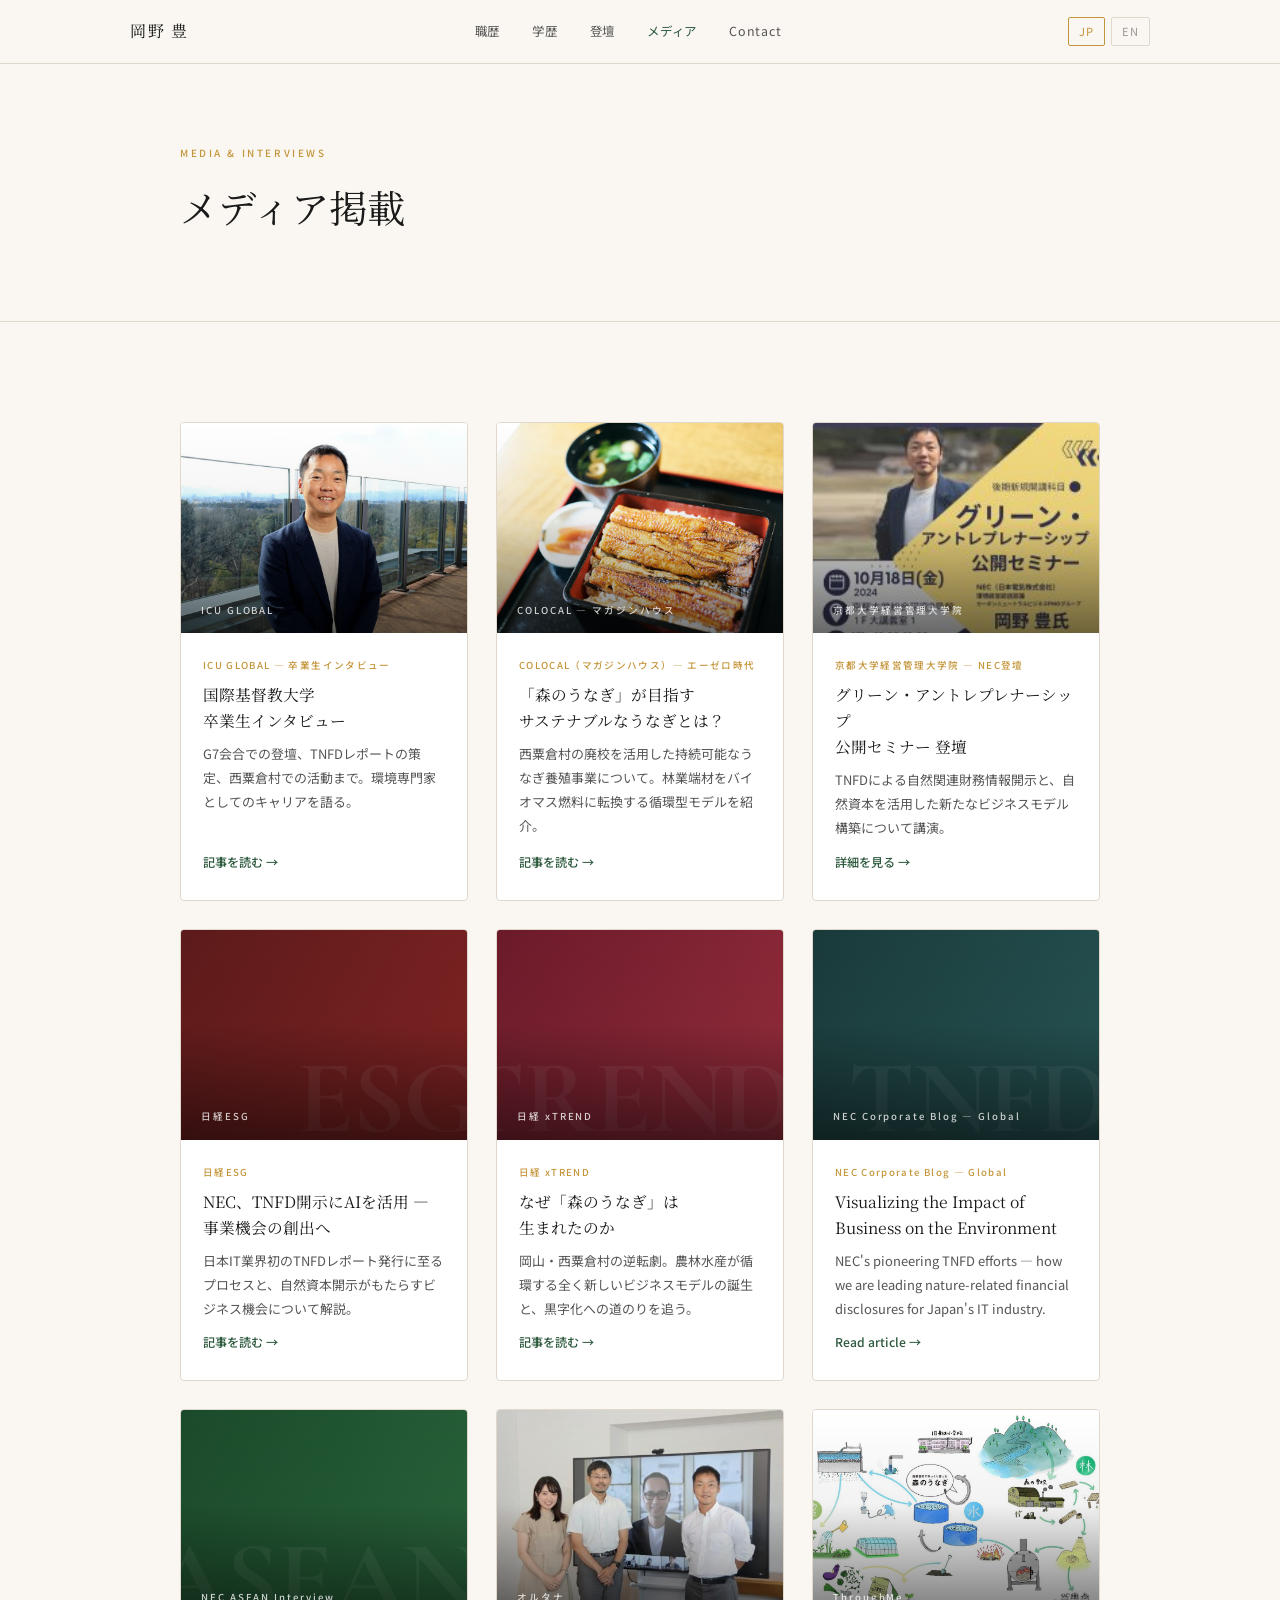
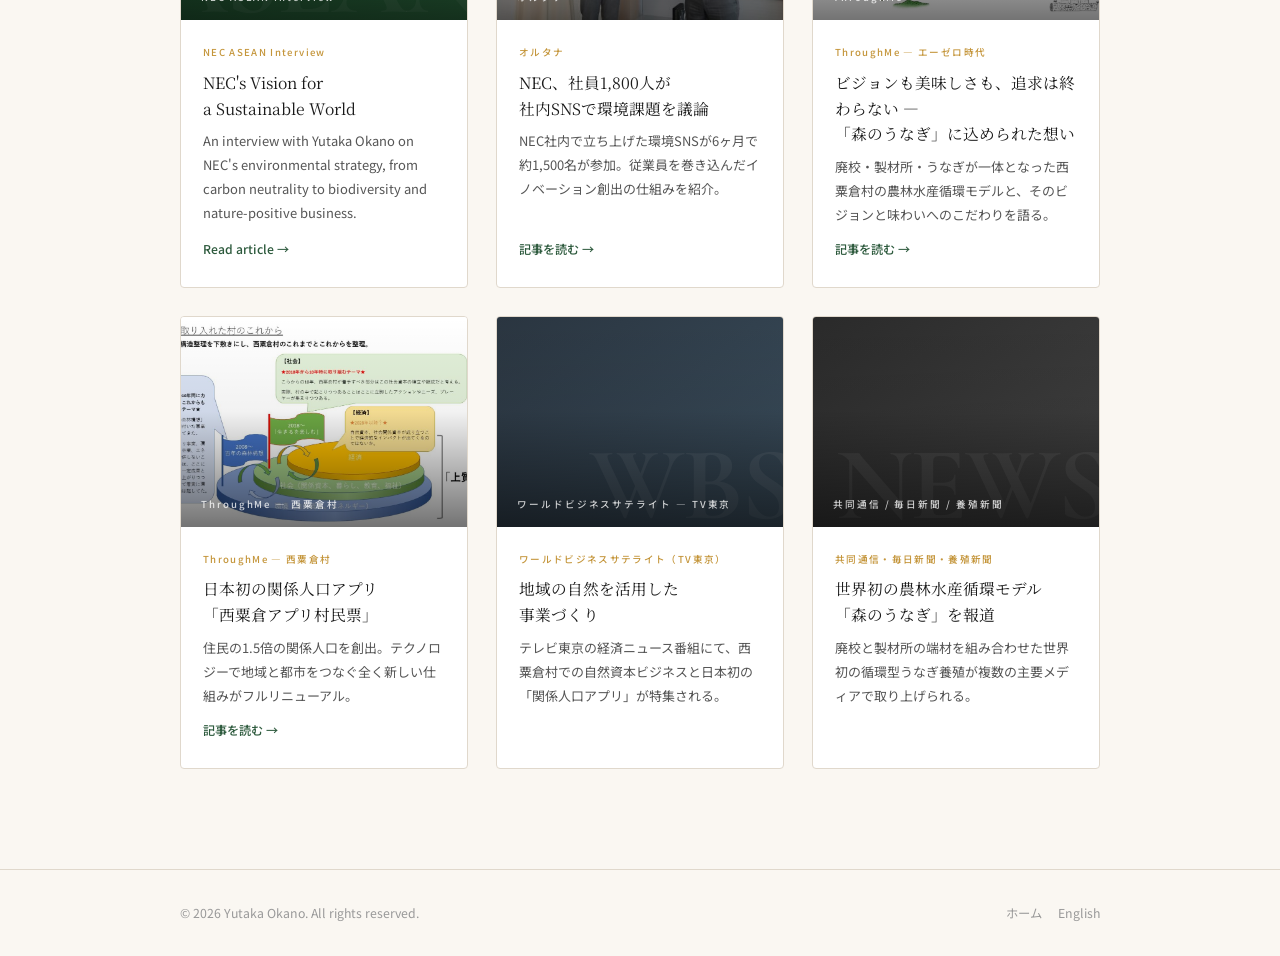
<file: media.html>
<!DOCTYPE html>
<html lang="ja">
<head>
  <meta charset="UTF-8" />
  <meta name="viewport" content="width=device-width, initial-scale=1.0" />
  <title>メディア掲載 | 岡野 豊</title>
  <meta name="description" content="岡野豊のメディア掲載・インタビュー・登壇記録一覧。" />
  <link rel="stylesheet" href="css/style.css" />
  <link rel="preconnect" href="https://fonts.googleapis.com" />
  <link rel="preconnect" href="https://fonts.gstatic.com" crossorigin />
  <link href="https://fonts.googleapis.com/css2?family=Cormorant+Garamond:ital,wght@0,300;0,400;0,500;1,300;1,400&family=Noto+Serif+JP:wght@300;400;500&family=Noto+Sans+JP:wght@300;400&display=swap" rel="stylesheet" />
</head>
<body>

  <nav id="navbar">
    <div class="nav-inner">
      <a href="index.html" class="nav-logo">岡野 豊</a>
      <div class="nav-links">
        <a href="index.html#career">職歴</a>
        <a href="index.html#education">学歴</a>
        <a href="index.html#talks">登壇</a>
        <a href="media.html" class="active">メディア</a>
        <a href="index.html#contact">Contact</a>
      </div>
      <div class="lang-switch">
        <a href="media.html" class="current">JP</a>
        <a href="en/index.html">EN</a>
      </div>
    </div>
  </nav>

  <div class="page-hero">
    <div class="container">
      <p class="section-label">MEDIA &amp; INTERVIEWS</p>
      <h1 class="section-title" style="margin-bottom:0;">メディア掲載</h1>
    </div>
  </div>

  <section class="media-section">
    <div class="container">
      <div class="media-grid">

        <!-- 1: ICU Global -->
        <a href="https://www.icu.ac.jp/globalicu/en/interviews/global-alumni/YutakaOkano.html"
           class="media-card" target="_blank" rel="noopener noreferrer">
          <div class="media-thumb thumb-photo" style="background-image:url('images/media-icu.jpg');background-position:center top;">
            <span class="thumb-outlet">ICU GLOBAL</span>
          </div>
          <div class="media-card-body">
            <p class="media-label">ICU GLOBAL — 卒業生インタビュー</p>
            <h2 class="media-title">国際基督教大学<br />卒業生インタビュー</h2>
            <p class="media-desc">G7会合での登壇、TNFDレポートの策定、西粟倉村での活動まで。環境専門家としてのキャリアを語る。</p>
            <span class="media-read">記事を読む →</span>
          </div>
        </a>

        <!-- 2: COLOCAL — 森のうなぎ（real photo） -->
        <a href="https://colocal.jp/topics/think-japan/laboratory/20181208_119742.html"
           class="media-card" target="_blank" rel="noopener noreferrer">
          <div class="media-thumb thumb-photo" style="background-image:url('images/media-colocal.jpg')">
            <span class="thumb-outlet">COLOCAL — マガジンハウス</span>
          </div>
          <div class="media-card-body">
            <p class="media-label">COLOCAL（マガジンハウス）— エーゼロ時代</p>
            <h2 class="media-title">「森のうなぎ」が目指す<br />サステナブルなうなぎとは？</h2>
            <p class="media-desc">西粟倉村の廃校を活用した持続可能なうなぎ養殖事業について。林業端材をバイオマス燃料に転換する循環型モデルを紹介。</p>
            <span class="media-read">記事を読む →</span>
          </div>
        </a>

        <!-- 3: 京都大学セミナー -->
        <a href="https://www.gsm.kyoto-u.ac.jp/event/55279/"
           class="media-card" target="_blank" rel="noopener noreferrer">
          <div class="media-thumb thumb-photo" style="background-image:url('images/media-kyoto.jpg');background-position:center top;">
            <span class="thumb-outlet">京都大学経営管理大学院</span>
          </div>
          <div class="media-card-body">
            <p class="media-label">京都大学経営管理大学院 — NEC登壇</p>
            <h2 class="media-title">グリーン・アントレプレナーシップ<br />公開セミナー 登壇</h2>
            <p class="media-desc">TNFDによる自然関連財務情報開示と、自然資本を活用した新たなビジネスモデル構築について講演。</p>
            <span class="media-read">詳細を見る →</span>
          </div>
        </a>

        <!-- 4: 日経ESG -->
        <a href="https://project.nikkeibp.co.jp/ESG/atcl/column/00005/070100518/"
           class="media-card" target="_blank" rel="noopener noreferrer">
          <div class="media-thumb thumb-red">
            <span class="thumb-bg">ESG</span>
            <span class="thumb-outlet">日経ESG</span>
          </div>
          <div class="media-card-body">
            <p class="media-label">日経ESG</p>
            <h2 class="media-title">NEC、TNFD開示にAIを活用 —<br />事業機会の創出へ</h2>
            <p class="media-desc">日本IT業界初のTNFDレポート発行に至るプロセスと、自然資本開示がもたらすビジネス機会について解説。</p>
            <span class="media-read">記事を読む →</span>
          </div>
        </a>

        <!-- 5: 日経xTREND -->
        <a href="https://xtrend.nikkei.com/atcl/contents/18/00643/00003/"
           class="media-card" target="_blank" rel="noopener noreferrer">
          <div class="media-thumb thumb-crimson">
            <span class="thumb-bg">TREND</span>
            <span class="thumb-outlet">日経 xTREND</span>
          </div>
          <div class="media-card-body">
            <p class="media-label">日経 xTREND</p>
            <h2 class="media-title">なぜ「森のうなぎ」は<br />生まれたのか</h2>
            <p class="media-desc">岡山・西粟倉村の逆転劇。農林水産が循環する全く新しいビジネスモデルの誕生と、黒字化への道のりを追う。</p>
            <span class="media-read">記事を読む →</span>
          </div>
        </a>

        <!-- 6: NEC Corporate Blog -->
        <a href="https://www.nec.com/en/global/corporateblog/202506/02.html"
           class="media-card" target="_blank" rel="noopener noreferrer">
          <div class="media-thumb thumb-teal">
            <span class="thumb-bg">TNFD</span>
            <span class="thumb-outlet">NEC Corporate Blog — Global</span>
          </div>
          <div class="media-card-body">
            <p class="media-label">NEC Corporate Blog — Global</p>
            <h2 class="media-title">Visualizing the Impact of<br />Business on the Environment</h2>
            <p class="media-desc">NEC's pioneering TNFD efforts — how we are leading nature-related financial disclosures for Japan's IT industry.</p>
            <span class="media-read">Read article →</span>
          </div>
        </a>

        <!-- 7: NEC ASEAN -->
        <a href="https://asean.nec.com/en_AA/sustainability/202311.html"
           class="media-card" target="_blank" rel="noopener noreferrer">
          <div class="media-thumb thumb-emerald">
            <span class="thumb-bg">ASEAN</span>
            <span class="thumb-outlet">NEC ASEAN Interview</span>
          </div>
          <div class="media-card-body">
            <p class="media-label">NEC ASEAN Interview</p>
            <h2 class="media-title">NEC's Vision for<br />a Sustainable World</h2>
            <p class="media-desc">An interview with Yutaka Okano on NEC's environmental strategy, from carbon neutrality to biodiversity and nature-positive business.</p>
            <span class="media-read">Read article →</span>
          </div>
        </a>

        <!-- 8: オルタナ -->
        <a href="https://www.alterna.co.jp/128084/"
           class="media-card" target="_blank" rel="noopener noreferrer">
          <div class="media-thumb thumb-photo" style="background-image:url('images/media-alterna.jpg');">
            <span class="thumb-outlet">オルタナ</span>
          </div>
          <div class="media-card-body">
            <p class="media-label">オルタナ</p>
            <h2 class="media-title">NEC、社員1,800人が<br />社内SNSで環境課題を議論</h2>
            <p class="media-desc">NEC社内で立ち上げた環境SNSが6ヶ月で約1,500名が参加。従業員を巻き込んだイノベーション創出の仕組みを紹介。</p>
            <span class="media-read">記事を読む →</span>
          </div>
        </a>

        <!-- 9: ThroughMe 森のうなぎ -->
        <a href="https://throughme.jp/meguru_morinounagi/"
           class="media-card" target="_blank" rel="noopener noreferrer">
          <div class="media-thumb thumb-photo" style="background-image:url('images/media-throughme-unagi.jpg');">
            <span class="thumb-outlet">ThroughMe</span>
          </div>
          <div class="media-card-body">
            <p class="media-label">ThroughMe — エーゼロ時代</p>
            <h2 class="media-title">ビジョンも美味しさも、追求は終わらない —<br />「森のうなぎ」に込められた想い</h2>
            <p class="media-desc">廃校・製材所・うなぎが一体となった西粟倉村の農林水産循環モデルと、そのビジョンと味わいへのこだわりを語る。</p>
            <span class="media-read">記事を読む →</span>
          </div>
        </a>

        <!-- 10: ThroughMe 関係人口アプリ -->
        <a href="https://throughme.jp/deau_nishiawakura_appsonminhyou/"
           class="media-card" target="_blank" rel="noopener noreferrer">
          <div class="media-thumb thumb-photo" style="background-image:url('images/media-throughme-app.jpg');">
            <span class="thumb-outlet">ThroughMe — 西粟倉村</span>
          </div>
          <div class="media-card-body">
            <p class="media-label">ThroughMe — 西粟倉村</p>
            <h2 class="media-title">日本初の関係人口アプリ<br />「西粟倉アプリ村民票」</h2>
            <p class="media-desc">住民の1.5倍の関係人口を創出。テクノロジーで地域と都市をつなぐ全く新しい仕組みがフルリニューアル。</p>
            <span class="media-read">記事を読む →</span>
          </div>
        </a>

        <!-- 11: WBS（TV東京）— no URL -->
        <div class="media-card">
          <div class="media-thumb thumb-slate">
            <span class="thumb-bg">WBS</span>
            <span class="thumb-outlet">ワールドビジネスサテライト — TV東京</span>
          </div>
          <div class="media-card-body">
            <p class="media-label">ワールドビジネスサテライト（TV東京）</p>
            <h2 class="media-title">地域の自然を活用した<br />事業づくり</h2>
            <p class="media-desc">テレビ東京の経済ニュース番組にて、西粟倉村での自然資本ビジネスと日本初の「関係人口アプリ」が特集される。</p>
          </div>
        </div>

        <!-- 12: 共同通信・毎日新聞 — no URL -->
        <div class="media-card">
          <div class="media-thumb thumb-iron">
            <span class="thumb-bg">NEWS</span>
            <span class="thumb-outlet">共同通信 / 毎日新聞 / 養殖新聞</span>
          </div>
          <div class="media-card-body">
            <p class="media-label">共同通信・毎日新聞・養殖新聞</p>
            <h2 class="media-title">世界初の農林水産循環モデル<br />「森のうなぎ」を報道</h2>
            <p class="media-desc">廃校と製材所の端材を組み合わせた世界初の循環型うなぎ養殖が複数の主要メディアで取り上げられる。</p>
          </div>
        </div>

      </div>
    </div>
  </section>

  <footer>
    <div class="footer-inner">
      <p>&copy; 2026 Yutaka Okano. All rights reserved.</p>
      <div class="footer-links">
        <a href="index.html">ホーム</a>
        <a href="en/index.html">English</a>
      </div>
    </div>
  </footer>

  <script src="js/main.js"></script>
</body>
</html>
</file>
<file: css/style.css>
/* ============================================================
   Yutaka Okano Portfolio — Clean Light Theme
   ============================================================ */

@import url('https://fonts.googleapis.com/css2?family=Cormorant+Garamond:ital,wght@0,300;0,400;0,500;1,300;1,400&family=Noto+Serif+JP:wght@300;400;500&family=Noto+Sans+JP:wght@300;400&display=swap');

*, *::before, *::after { box-sizing: border-box; margin: 0; padding: 0; }

:root {
  --cream:        #faf7f2;
  --cream-2:      #f3ede3;
  --green-dark:   #1b3a28;
  --green-mid:    #2d5a3d;
  --green-light:  #4a8b6f;
  --gold:         #c4953a;
  --text:         #1a1a1a;
  --text-body:    #555555;
  --text-light:   #999999;
  --border:       #e0d8cc;
  --nav-h:        64px;
}

html { scroll-behavior: smooth; }

body {
  font-family: 'Noto Sans JP', sans-serif;
  background: var(--cream);
  color: var(--text);
  line-height: 1.8;
  -webkit-font-smoothing: antialiased;
}

h1, h2, h3 {
  font-family: 'Noto Serif JP', serif;
  font-weight: 400;
}

a { color: var(--green-mid); text-decoration: none; transition: color .2s; }
a:hover { color: var(--gold); }

/* ============================================================
   NAV
   ============================================================ */
#navbar {
  position: fixed;
  top: 0; left: 0; right: 0;
  height: var(--nav-h);
  background: rgba(250, 247, 242, 0.96);
  backdrop-filter: blur(8px);
  border-bottom: 1px solid var(--border);
  z-index: 100;
}

.nav-inner {
  max-width: 1100px;
  margin: 0 auto;
  padding: 0 40px;
  height: 100%;
  display: flex;
  align-items: center;
  justify-content: space-between;
  gap: 16px;
}

.nav-logo {
  font-family: 'Noto Serif JP', serif;
  font-size: 1rem;
  font-weight: 400;
  letter-spacing: 0.1em;
  color: var(--text);
  flex-shrink: 0;
}

.nav-links {
  display: flex;
  gap: 32px;
}

.nav-links a {
  font-size: 0.78rem;
  letter-spacing: 0.06em;
  color: var(--text-body);
}

.nav-links a:hover,
.nav-links a.active { color: var(--green-mid); }

.lang-switch {
  display: flex;
  gap: 6px;
  flex-shrink: 0;
}

.lang-switch a {
  font-size: 0.7rem;
  letter-spacing: 0.1em;
  color: var(--text-light);
  border: 1px solid var(--border);
  padding: 3px 10px;
  border-radius: 2px;
  transition: all .2s;
}

.lang-switch a.current,
.lang-switch a:hover {
  color: var(--gold);
  border-color: var(--gold);
}

/* ============================================================
   HERO
   ============================================================ */
#hero {
  display: grid;
  grid-template-columns: 340px 1fr;
  min-height: 100vh;
  padding-top: var(--nav-h);
}

.hero-sidebar {
  background: var(--green-dark);
  display: flex;
  flex-direction: column;
  align-items: center;
  justify-content: center;
  padding: 64px 40px;
  text-align: center;
  position: sticky;
  top: var(--nav-h);
  height: calc(100vh - var(--nav-h));
}

.hero-photo {
  width: 156px;
  height: 156px;
  border-radius: 50%;
  overflow: hidden;
  border: 2px solid var(--gold);
  margin-bottom: 28px;
  flex-shrink: 0;
}

.hero-photo img {
  width: 100%;
  height: 100%;
  object-fit: cover;
  object-position: center top;
}

.hero-name {
  font-family: 'Noto Serif JP', serif;
  font-size: 1.55rem;
  font-weight: 400;
  color: #fff;
  letter-spacing: 0.22em;
  line-height: 1.3;
  margin-bottom: 8px;
}

.hero-name-en {
  font-family: 'Cormorant Garamond', serif;
  font-size: 0.92rem;
  font-style: italic;
  font-weight: 300;
  color: rgba(255,255,255,0.55);
  letter-spacing: 0.12em;
  margin-bottom: 22px;
}

.hero-rule {
  width: 36px;
  height: 1px;
  background: var(--gold);
  margin: 0 auto 22px;
}

.hero-position {
  font-size: 0.76rem;
  color: rgba(255,255,255,0.65);
  line-height: 2.1;
  letter-spacing: 0.03em;
}

.hero-main {
  background: var(--cream);
  display: flex;
  flex-direction: column;
  justify-content: center;
  padding: 80px 88px;
}

.hero-label {
  font-size: 0.65rem;
  letter-spacing: 0.28em;
  color: var(--gold);
  font-weight: 500;
  margin-bottom: 26px;
}

.hero-headline {
  font-family: 'Noto Serif JP', serif;
  font-size: clamp(1.9rem, 3.2vw, 2.8rem);
  font-weight: 400;
  line-height: 1.65;
  color: var(--text);
  margin-bottom: 36px;
}

.hero-accent { color: var(--green-mid); }

.hero-bio {
  font-size: 0.88rem;
  color: var(--text-body);
  line-height: 2.1;
  max-width: 500px;
  margin-bottom: 56px;
}

.hero-scroll {
  font-size: 0.62rem;
  letter-spacing: 0.22em;
  color: var(--text-light);
}

/* ============================================================
   SECTIONS COMMON
   ============================================================ */
section:not(#hero) {
  padding: 100px 40px;
}

.section-alt { background: var(--cream-2); }

.container {
  max-width: 920px;
  margin: 0 auto;
}

.section-label {
  font-size: 0.62rem;
  letter-spacing: 0.26em;
  color: var(--gold);
  font-weight: 500;
  margin-bottom: 10px;
}

.section-title {
  font-family: 'Noto Serif JP', serif;
  font-size: clamp(1.9rem, 3vw, 2.5rem);
  font-weight: 400;
  color: var(--text);
  margin-bottom: 60px;
}

/* ============================================================
   CAREER TIMELINE — Desktop
   ============================================================ */
.timeline {
  display: flex;
  flex-direction: column;
}

.timeline-item {
  display: grid;
  grid-template-columns: 120px 28px 1fr;
  gap: 0 28px;
}

.tl-left {
  padding-top: 3px;
  text-align: right;
}

.tl-year {
  font-size: 0.72rem;
  color: var(--gold);
  font-weight: 500;
  letter-spacing: 0.04em;
  white-space: nowrap;
}

.tl-dot-wrap {
  display: flex;
  flex-direction: column;
  align-items: center;
}

.tl-dot {
  width: 14px;
  height: 14px;
  border-radius: 50%;
  border: 2px solid var(--gold);
  background: var(--cream);
  flex-shrink: 0;
  margin-top: 2px;
  position: relative;
  z-index: 1;
}

.section-alt .tl-dot { background: var(--cream-2); }

.tl-line {
  flex: 1;
  width: 1px;
  background: #ddd;
  margin: 6px 0;
}

.tl-body { padding-bottom: 52px; }

.tl-company {
  font-family: 'Noto Serif JP', serif;
  font-size: 1.2rem;
  font-weight: 400;
  color: var(--text);
  margin-bottom: 5px;
}

.tl-role {
  font-size: 0.8rem;
  color: var(--green-light);
  margin-bottom: 12px;
}

.tl-desc {
  font-size: 0.87rem;
  color: var(--text-body);
  line-height: 1.95;
}

/* ============================================================
   EDUCATION
   ============================================================ */
.edu-grid {
  display: grid;
  grid-template-columns: 1fr 1fr;
  gap: 24px;
}

.edu-card {
  background: #fff;
  border: 1px solid var(--border);
  border-radius: 3px;
  padding: 36px 32px;
  transition: box-shadow .25s;
}

.edu-card:hover { box-shadow: 0 8px 28px rgba(0,0,0,0.07); }

.edu-school {
  font-size: 0.63rem;
  letter-spacing: 0.16em;
  color: var(--gold);
  font-weight: 500;
  margin-bottom: 14px;
}

.edu-degree {
  font-family: 'Noto Serif JP', serif;
  font-size: 1.1rem;
  font-weight: 400;
  color: var(--text);
  margin-bottom: 14px;
}

.edu-desc {
  font-size: 0.83rem;
  color: var(--green-light);
  line-height: 1.85;
}

/* ============================================================
   TALKS
   ============================================================ */
.talks-grid {
  display: grid;
  grid-template-columns: repeat(3, 1fr);
  gap: 16px;
}

.talk-item {
  padding: 24px;
  border: 1px solid var(--border);
  border-radius: 3px;
  background: #fff;
  display: flex;
  flex-direction: column;
  gap: 10px;
  transition: box-shadow .25s;
}

.talk-item:hover { box-shadow: 0 6px 20px rgba(0,0,0,0.06); }

.talk-tag {
  display: inline-block;
  font-size: 0.6rem;
  letter-spacing: 0.1em;
  font-weight: 600;
  padding: 2px 8px;
  border-radius: 2px;
  align-self: flex-start;
}

.tag-intl { background: rgba(196,149,58,0.1); color: var(--gold); border: 1px solid rgba(196,149,58,0.3); }
.tag-univ { background: rgba(74,139,111,0.1); color: var(--green-light); border: 1px solid rgba(74,139,111,0.3); }
.tag-dom  { background: rgba(45,90,61,0.08); color: var(--green-mid); border: 1px solid rgba(45,90,61,0.25); }

.talk-title {
  font-family: 'Noto Serif JP', serif;
  font-size: 0.9rem;
  font-weight: 400;
  color: var(--text);
  line-height: 1.6;
}

.talk-venue {
  font-size: 0.74rem;
  color: var(--text-light);
  line-height: 1.65;
}

.talk-more {
  padding: 24px;
  border: 1px dashed var(--border);
  border-radius: 3px;
  color: var(--text-light);
  font-size: 0.82rem;
  line-height: 1.7;
  display: flex;
  align-items: center;
  justify-content: center;
  text-align: center;
}

/* ============================================================
   CONTACT
   ============================================================ */
.contact-text {
  font-size: 0.9rem;
  color: var(--text-body);
  line-height: 2;
  max-width: 560px;
  margin-bottom: 36px;
}

.contact-links { display: flex; gap: 12px; flex-wrap: wrap; }

.btn-primary {
  display: inline-block;
  padding: 13px 30px;
  background: var(--green-dark);
  color: #fff;
  font-size: 0.8rem;
  letter-spacing: 0.06em;
  border-radius: 2px;
  transition: background .2s;
}

.btn-primary:hover { background: var(--green-mid); color: #fff; }

.btn-outline {
  display: inline-block;
  padding: 13px 30px;
  border: 1px solid var(--green-dark);
  color: var(--green-dark);
  font-size: 0.8rem;
  letter-spacing: 0.06em;
  border-radius: 2px;
  transition: all .2s;
}

.btn-outline:hover { background: var(--green-dark); color: #fff; }

/* ============================================================
   FOOTER
   ============================================================ */
footer {
  padding: 32px 40px;
  border-top: 1px solid var(--border);
  background: var(--cream);
}

.footer-inner {
  max-width: 920px;
  margin: 0 auto;
  display: flex;
  justify-content: space-between;
  align-items: center;
  font-size: 0.77rem;
  color: var(--text-light);
}

.footer-links { display: flex; gap: 16px; }
.footer-links a { color: var(--text-light); }
.footer-links a:hover { color: var(--gold); }

/* ============================================================
   MEDIA PAGE — HEADER
   ============================================================ */
.page-hero {
  padding: calc(var(--nav-h) + 80px) 40px 80px;
  background: var(--cream);
  border-bottom: 1px solid var(--border);
}

.page-hero .container { max-width: 920px; margin: 0 auto; }

/* ============================================================
   MEDIA CARDS
   ============================================================ */
.media-section { padding: 80px 40px; }

.media-grid {
  display: grid;
  grid-template-columns: repeat(3, 1fr);
  gap: 28px;
}

/* Card base — works as both <a> and <div> */
.media-card {
  border: 1px solid var(--border);
  border-radius: 4px;
  overflow: hidden;
  background: #fff;
  transition: box-shadow .28s, transform .28s;
  display: flex;
  flex-direction: column;
  color: var(--text);
}

a.media-card:hover {
  box-shadow: 0 12px 36px rgba(0,0,0,0.1);
  transform: translateY(-4px);
  color: var(--text);
}

/* ── Thumbnail area ── */
.media-thumb {
  height: 210px;
  position: relative;
  overflow: hidden;
  display: flex;
  align-items: flex-end;
  padding: 16px 20px;
}

/* Gradient overlay (all thumbs) */
.media-thumb::before {
  content: '';
  position: absolute;
  inset: 0;
  background: linear-gradient(to top, rgba(0,0,0,0.55) 0%, rgba(0,0,0,0.05) 55%, transparent 100%);
  z-index: 1;
}

/* Large watermark text */
.thumb-bg {
  position: absolute;
  right: -0.1em;
  bottom: -0.1em;
  font-size: 6.5rem;
  font-weight: 700;
  font-family: 'Cormorant Garamond', serif;
  color: rgba(255,255,255,0.07);
  line-height: 1;
  letter-spacing: -0.02em;
  pointer-events: none;
  user-select: none;
  white-space: nowrap;
  z-index: 0;
}

/* Outlet label pinned to bottom-left */
.thumb-outlet {
  position: relative;
  z-index: 2;
  font-size: 0.6rem;
  letter-spacing: 0.2em;
  color: rgba(255,255,255,0.78);
  font-weight: 500;
  line-height: 1.5;
}

/* ── Thumbnail color variants ── */
.thumb-forest  { background: linear-gradient(140deg, #1b3a28 0%, #2d5a3d 100%); }
.thumb-navy    { background: linear-gradient(140deg, #1a2744 0%, #2a3a5c 100%); }
.thumb-red     { background: linear-gradient(140deg, #5c1a1a 0%, #8b2626 100%); }
.thumb-crimson { background: linear-gradient(140deg, #6b1a2a 0%, #a03040 100%); }
.thumb-teal    { background: linear-gradient(140deg, #1a3a3a 0%, #2a5a5a 100%); }
.thumb-emerald { background: linear-gradient(140deg, #1a4a2a 0%, #2d6b40 100%); }
.thumb-moss    { background: linear-gradient(140deg, #283520 0%, #3d5c2a 100%); }
.thumb-slate   { background: linear-gradient(140deg, #2a3540 0%, #3a4d5c 100%); }
.thumb-amber   { background: linear-gradient(140deg, #3a2a10 0%, #5c4020 100%); }
.thumb-earth   { background: linear-gradient(140deg, #3a2a18 0%, #603c20 100%); }
.thumb-iron    { background: linear-gradient(140deg, #2a2a2a 0%, #424242 100%); }

/* ── Photo thumbnail ── */
.thumb-photo {
  background-size: cover;
  background-position: center;
}

/* ── Card body ── */
.media-card-body {
  padding: 24px 22px 26px;
  display: flex;
  flex-direction: column;
  flex: 1;
  gap: 8px;
}

.media-label {
  font-size: 0.6rem;
  letter-spacing: 0.14em;
  color: var(--gold);
  font-weight: 500;
}

.media-title {
  font-family: 'Noto Serif JP', serif;
  font-size: 0.98rem;
  font-weight: 400;
  color: var(--text);
  line-height: 1.65;
}

.media-desc {
  font-size: 0.81rem;
  color: var(--text-body);
  line-height: 1.85;
  flex: 1;
}

.media-read {
  font-size: 0.76rem;
  color: var(--green-mid);
  font-weight: 500;
  margin-top: 4px;
  display: inline-block;
  transition: color .2s;
}

a.media-card:hover .media-read { color: var(--gold); }

/* ============================================================
   RESPONSIVE — TABLET (960px)
   ============================================================ */
@media (max-width: 960px) {
  #hero { grid-template-columns: 280px 1fr; }
  .hero-main { padding: 60px 52px; }
  .talks-grid { grid-template-columns: 1fr 1fr; }
  .media-grid { grid-template-columns: 1fr 1fr; }
}

/* ============================================================
   RESPONSIVE — MOBILE (700px)
   ============================================================ */
@media (max-width: 700px) {

  /* ── Hero: stack vertically ── */
  #hero {
    grid-template-columns: 1fr;
    min-height: auto;
  }

  .hero-sidebar {
    position: static;
    height: auto;
    padding: 72px 32px 44px;
  }

  .hero-photo { width: 120px; height: 120px; }

  .hero-main {
    padding: 44px 28px 60px;
    justify-content: flex-start;
  }

  .hero-bio { max-width: 100%; }

  /* ── Nav ── */
  .nav-links { display: none; }
  .nav-inner { padding: 0 20px; }

  /* ── Sections ── */
  section:not(#hero) { padding: 72px 24px; }
  .page-hero { padding: calc(var(--nav-h) + 48px) 24px 52px; }
  .media-section { padding: 52px 24px; }

  /* ── Career Timeline — mobile redesign ── */
  .timeline {
    padding-left: 24px;
    border-left: 1px solid #ddd;
    position: relative;
  }

  .timeline-item {
    display: block;          /* override grid */
    position: relative;
    padding-bottom: 36px;
  }

  /* Dot via pseudo-element, centered on the border-left line */
  .timeline-item::before {
    content: '';
    position: absolute;
    left: -31px;             /* -(24px padding + 1px border + 6px half-dot) */
    top: 4px;
    width: 12px;
    height: 12px;
    border-radius: 50%;
    border: 2px solid var(--gold);
    background: var(--cream);
    z-index: 1;
  }

  .section-alt .timeline-item::before {
    background: var(--cream-2);
  }

  /* Hide original grid-based dot/line */
  .tl-dot-wrap { display: none; }

  /* Show year above company name */
  .tl-left {
    display: block;
    text-align: left;
    margin-bottom: 5px;
  }

  .tl-body { padding-bottom: 0; }

  /* ── Education ── */
  .edu-grid { grid-template-columns: 1fr; }

  /* ── Talks ── */
  .talks-grid { grid-template-columns: 1fr; }

  /* ── Media ── */
  .media-grid { grid-template-columns: 1fr; }

  /* ── Footer ── */
  .footer-inner {
    flex-direction: column;
    gap: 8px;
    text-align: center;
  }

  /* ── Buttons ── */
  .contact-links { flex-direction: column; }
  .btn-primary, .btn-outline { text-align: center; }
}

@media (max-width: 400px) {
  .hero-name { font-size: 1.35rem; }
  .hero-headline { font-size: 1.65rem; }
  .section-title { font-size: 1.7rem; }
  .media-thumb { height: 180px; }
  .thumb-bg { font-size: 5rem; }
}
</file>
